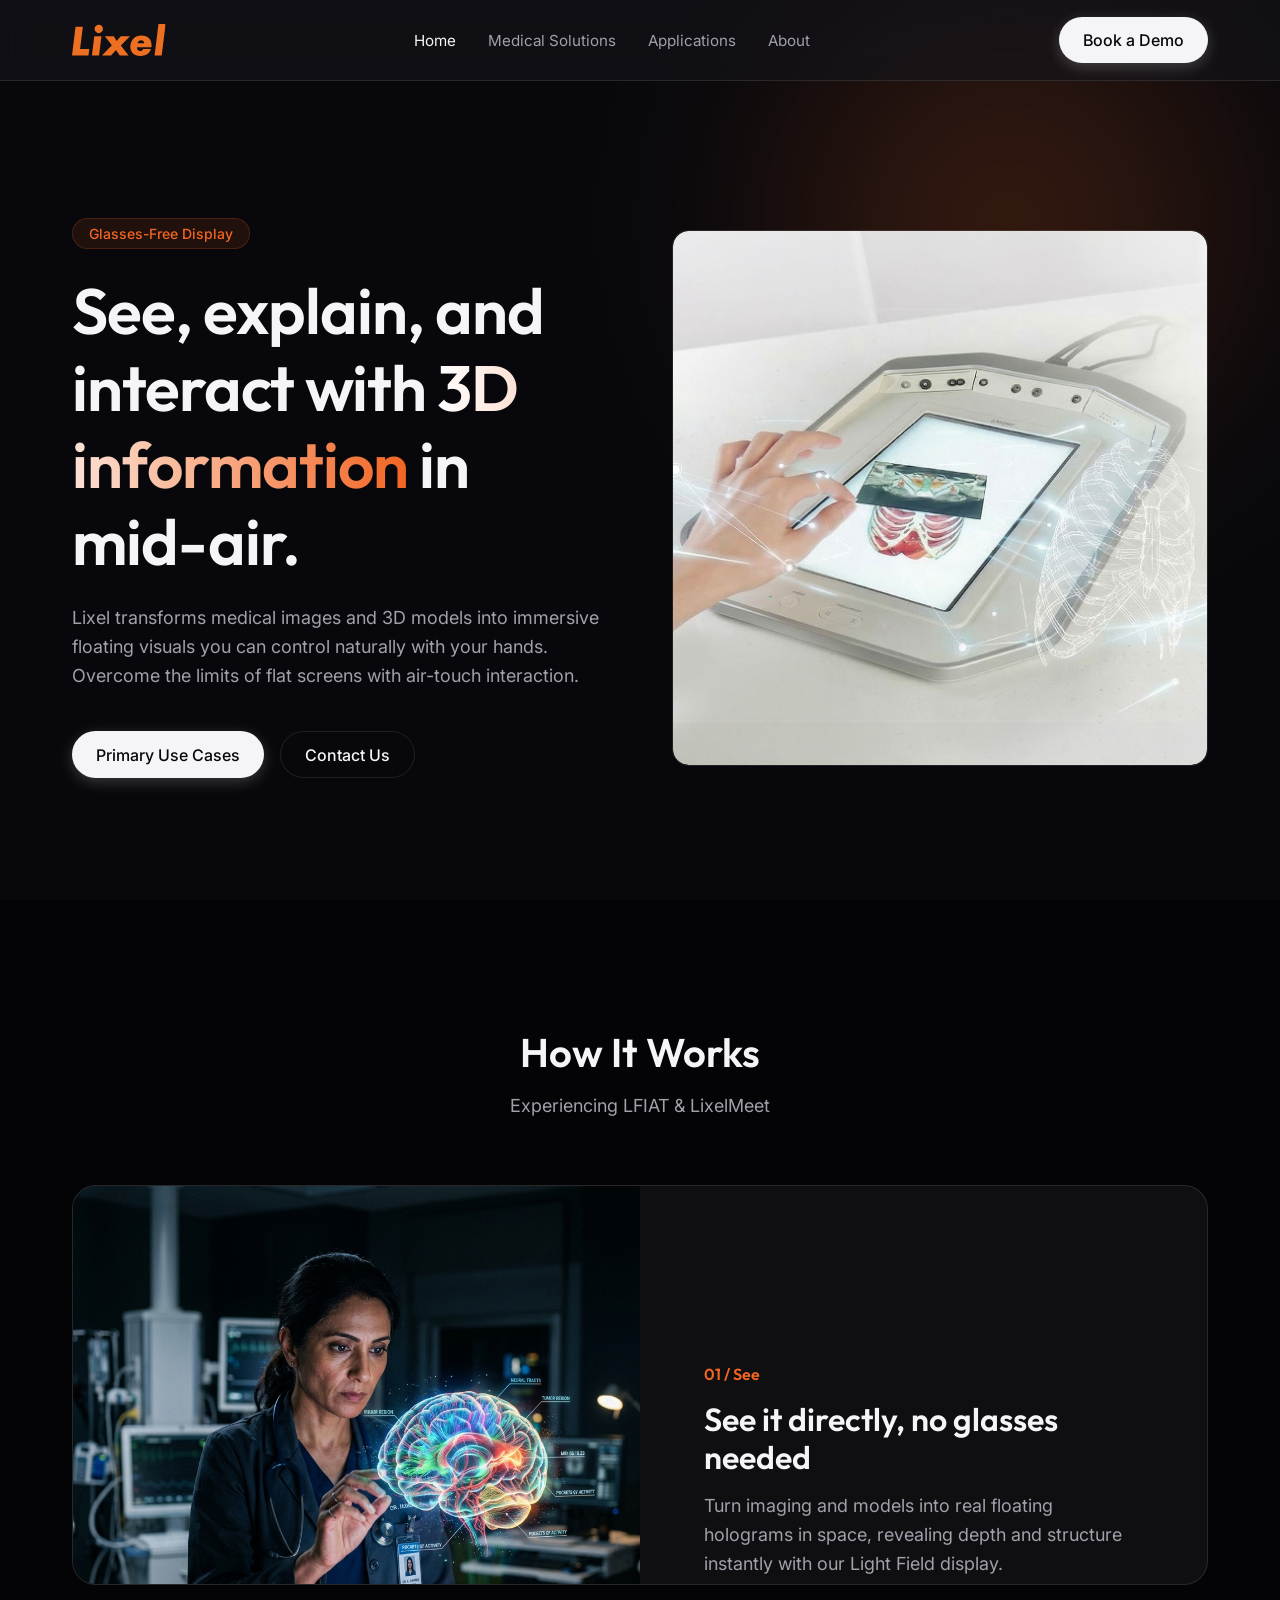
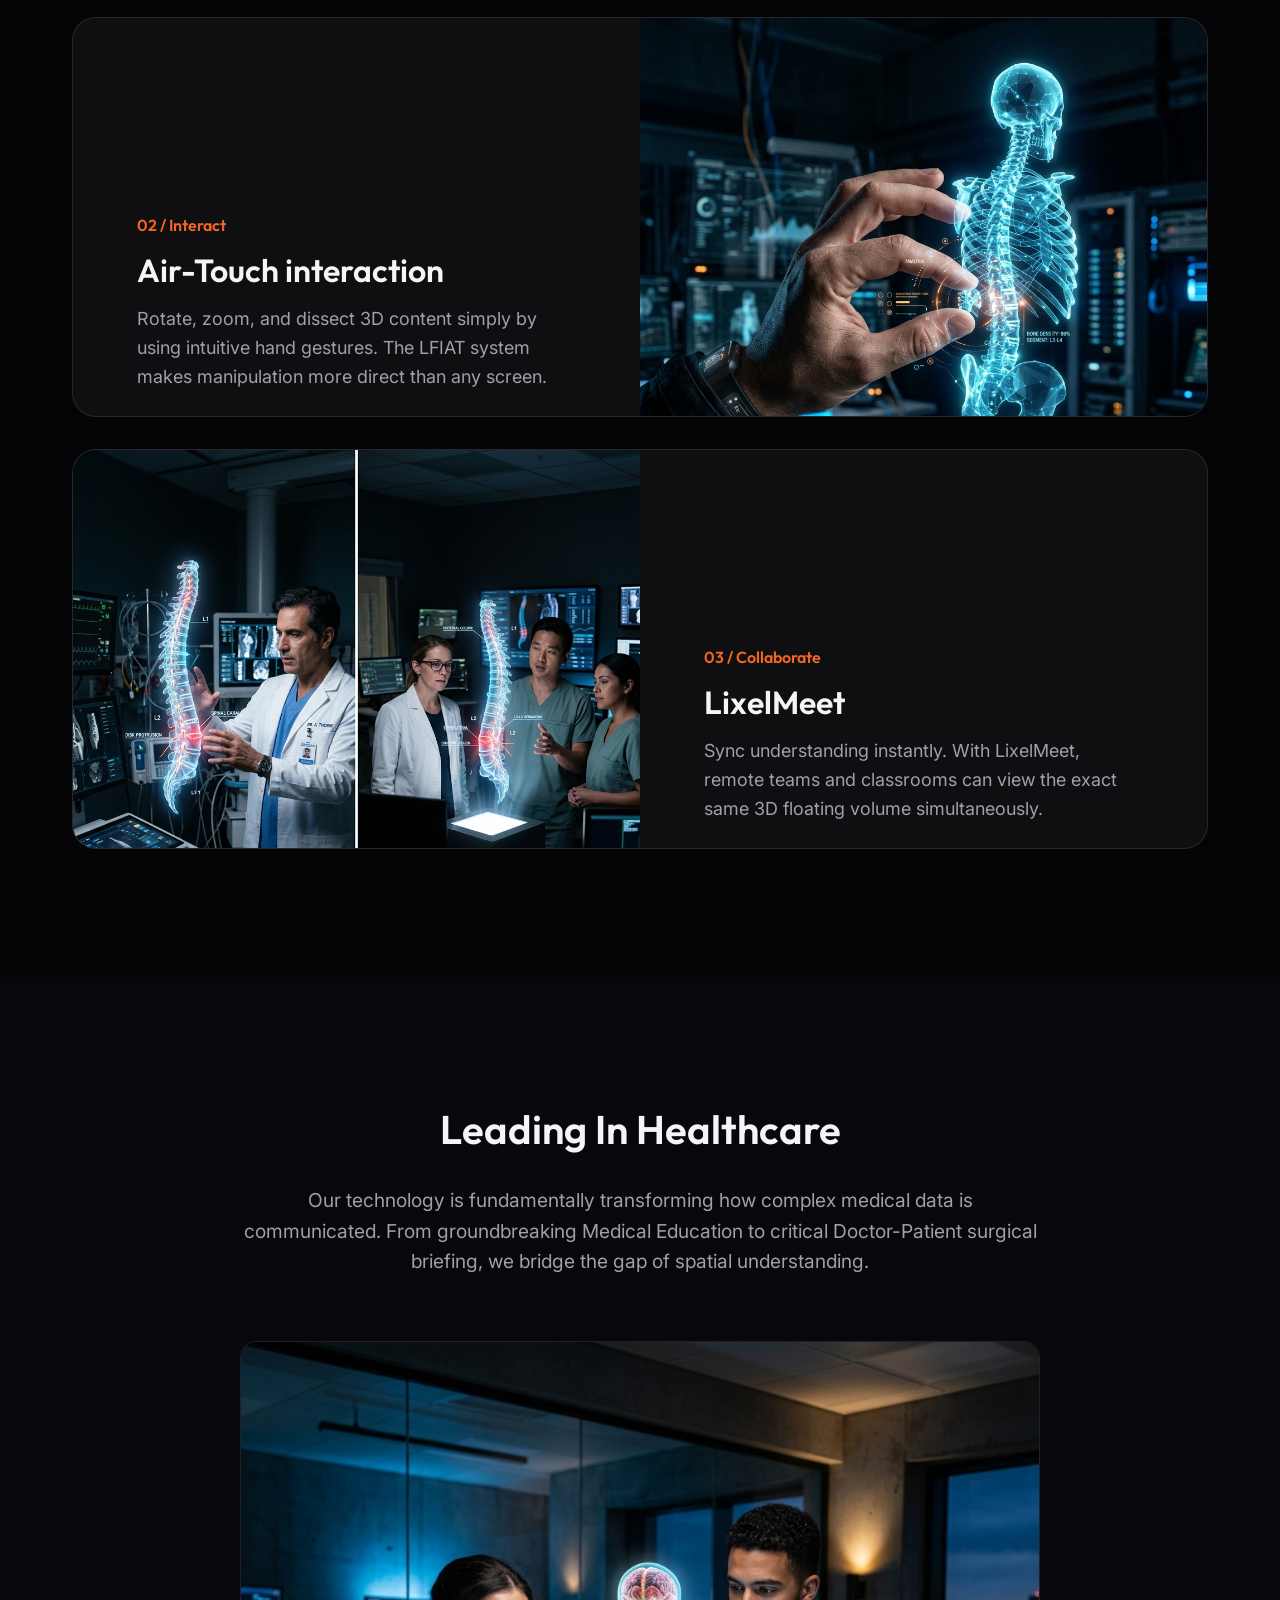
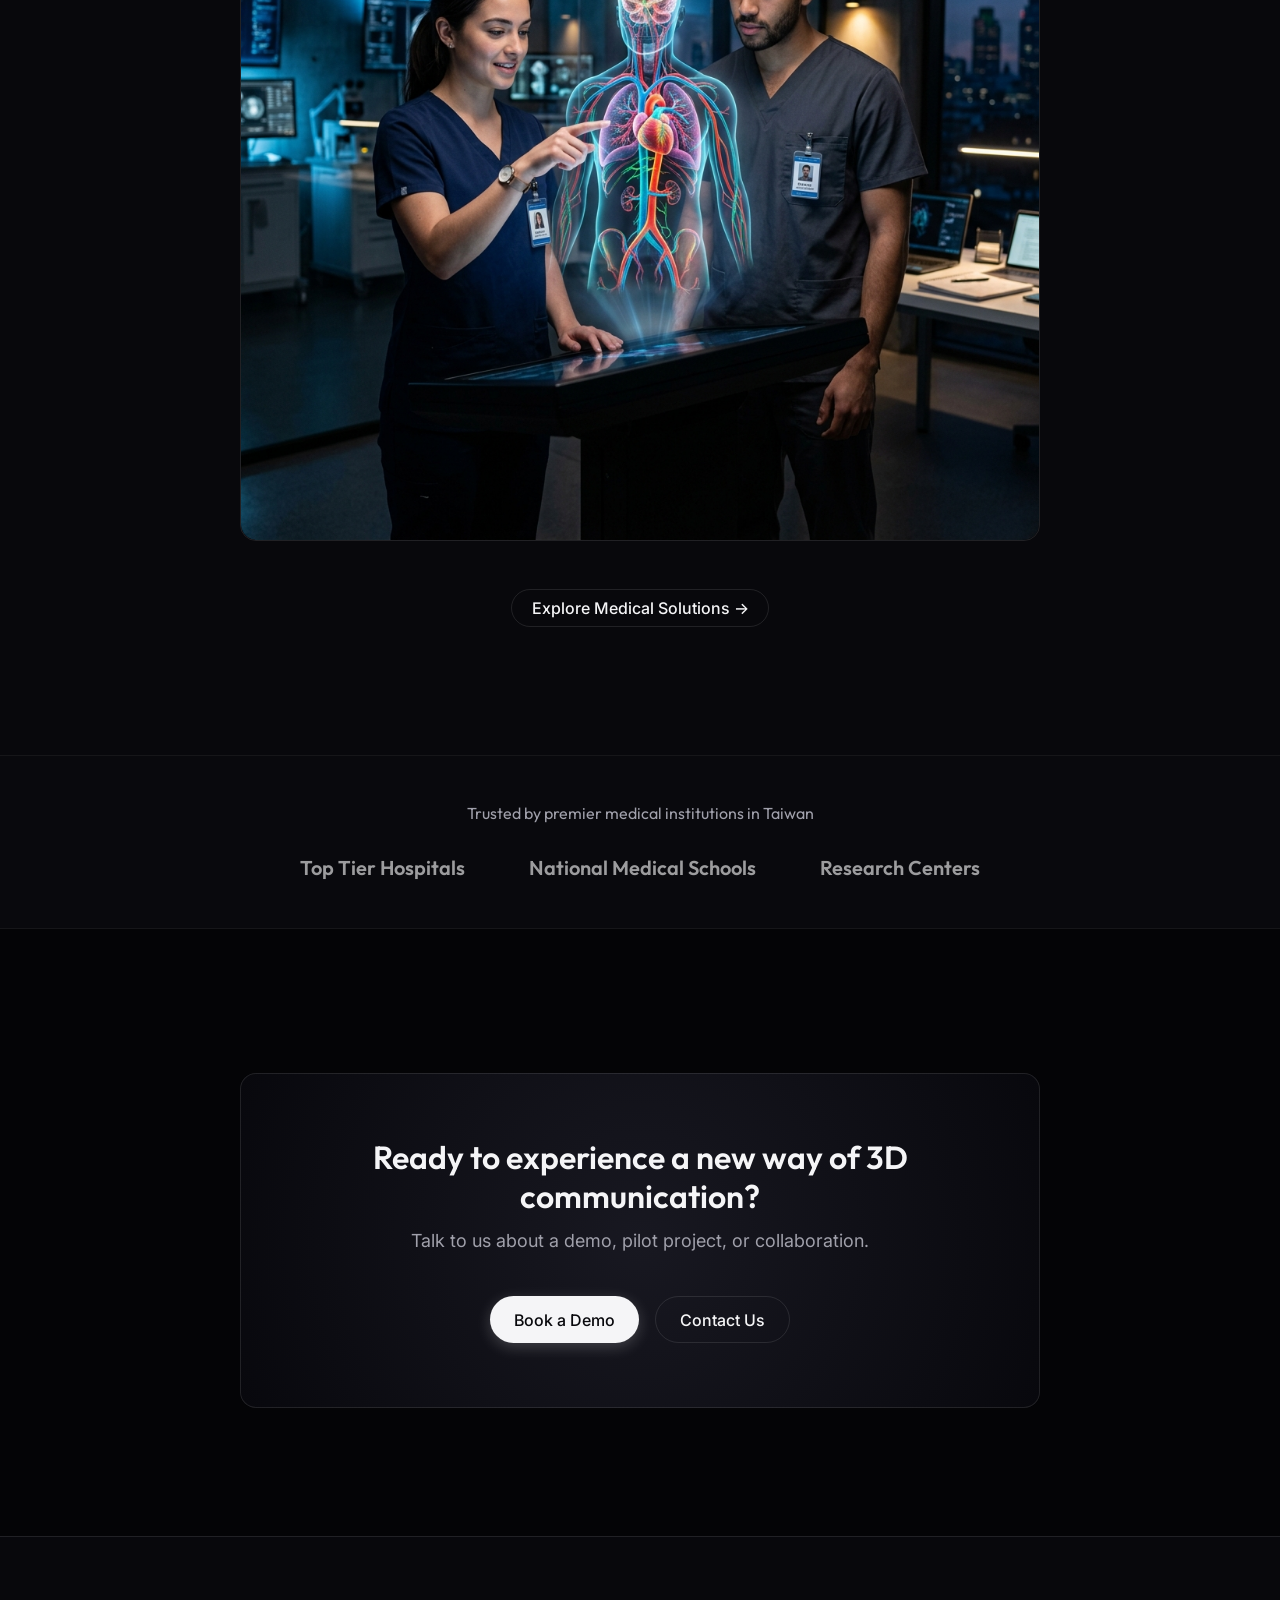
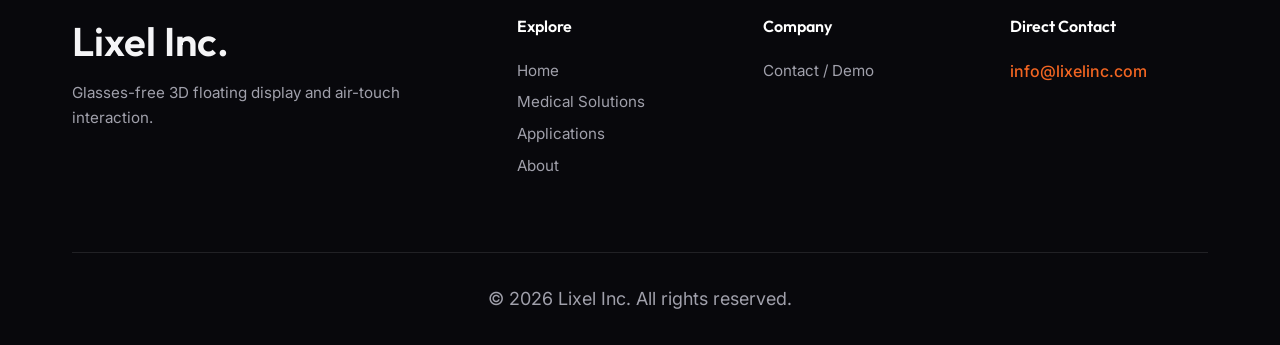
<file: index.html>
<!DOCTYPE html>
<html lang="en">
<head>
    <meta charset="UTF-8">
    <meta name="viewport" content="width=device-width, initial-scale=1.0">
    <title>Lixel - Glasses-free 3D Floating Display</title>
    <meta name="description" content="Lixel transforms medical images and 3D models into glasses-free floating visuals that users can view and control naturally with their hands.">
    <link rel="preconnect" href="https://fonts.googleapis.com">
    <link rel="preconnect" href="https://fonts.gstatic.com" crossorigin>
    <link href="https://fonts.googleapis.com/css2?family=Inter:wght@300;400;500;600&family=Outfit:wght@400;500;600;700;800&display=swap" rel="stylesheet">
    <link rel="stylesheet" href="style.css">
    <style>
        .partners-banner {
            border-top: 1px solid rgba(255,255,255,0.05);
            border-bottom: 1px solid rgba(255,255,255,0.05);
            padding: 3rem 0;
            background: rgba(10,10,15,0.5);
            text-align: center;
        }
        .logo-row {
            display: flex;
            justify-content: center;
            gap: 4rem;
            flex-wrap: wrap;
            margin-top: 2rem;
            opacity: 0.6;
        }
        .p-logo {
            font-family: var(--font-heading);
            font-size: 1.25rem;
            font-weight: 600;
            color: #fff;
        }
    </style>
</head>
<body>
    <!-- Navbar -->
    <nav class="navbar glass">
        <div class="container nav-content">
            <div class="logo"><a href="index.html"><img src="images/logo.svg" alt="Lixel Logo" class="logo-img"></a></div>
            <div class="nav-links">
                <a href="index.html" style="color: var(--text-main);">Home</a>
                <a href="medical.html">Medical Solutions</a>
                <a href="applications.html">Applications</a><a href="about.html">About</a>
            </div>
            <a href="contact.html" class="btn btn-primary">Book a Demo</a>
        </div>
    </nav>

    <!-- Hero Section -->
    <header class="hero">
        <div class="glow-bg"></div>
        <div class="container hero-content">
            <div class="hero-text fade-up">
                <div class="badge">Glasses-Free Display</div>
                <h1>See, explain, and interact with <span class="text-gradient">3D information</span> in mid-air.</h1>
                <p>Lixel transforms medical images and 3D models into immersive floating visuals you can control naturally with your hands. Overcome the limits of flat screens with air-touch interaction.</p>
                <div class="hero-ctas">
                    <a href="medical.html" class="btn btn-primary">Primary Use Cases</a>
                    <a href="contact.html" class="btn btn-secondary">Contact Us</a>
                </div>
            </div>
            <div class="hero-visual fade-up" style="animation-delay: 0.2s;">
                <div class="image-wrapper glass-border">
                    <img src="images/hero.png" alt="Lixel Holographic Display">
                </div>
            </div>
        </div>
    </header>

    <!-- Onboarding / Guide Section -->
    <section class="onboarding" id="onboarding">
        <div class="container">
            <div class="section-header text-center fade-up">
                <h2>How It Works</h2>
                <p>Experiencing LFIAT & LixelMeet</p>
            </div>
            
            <div class="onboarding-cards">
                <!-- Step 1 -->
                <div class="card reveal">
                    <div class="card-visual">
                        <img src="images/see.png" alt="See it directly">
                    </div>
                    <div class="card-content">
                        <div class="step-num">01 / See</div>
                        <h3>See it directly, no glasses needed</h3>
                        <p>Turn imaging and models into real floating holograms in space, revealing depth and structure instantly with our Light Field display.</p>
                    </div>
                </div>

                <!-- Step 2 -->
                <div class="card reveal">
                    <div class="card-visual">
                        <img src="images/interact.png" alt="Interact naturally">
                    </div>
                    <div class="card-content">
                        <div class="step-num">02 / Interact</div>
                        <h3>Air-Touch interaction</h3>
                        <p>Rotate, zoom, and dissect 3D content simply by using intuitive hand gestures. The LFIAT system makes manipulation more direct than any screen.</p>
                    </div>
                </div>

                <!-- Step 3 -->
                <div class="card reveal">
                    <div class="card-visual">
                        <img src="images/collaborate.png" alt="Share and collaborate">
                    </div>
                    <div class="card-content">
                        <div class="step-num">03 / Collaborate</div>
                        <h3>LixelMeet</h3>
                        <p>Sync understanding instantly. With LixelMeet, remote teams and classrooms can view the exact same 3D floating volume simultaneously.</p>
                    </div>
                </div>
            </div>
        </div>
    </section>

    <!-- Primary Solution Summary -->
    <section style="padding: 8rem 0; background: #08080c;">
        <div class="container text-center fade-up">
            <h2 style="margin-bottom: 2rem;">Leading In Healthcare</h2>
            <p style="max-width: 800px; margin: 0 auto 4rem; font-size:1.2rem;">Our technology is fundamentally transforming how complex medical data is communicated. From groundbreaking Medical Education to critical Doctor-Patient surgical briefing, we bridge the gap of spatial understanding.</p>
            
            <div class="image-wrapper glass-border" style="max-width:800px; margin: 0 auto 3rem;">
                <img src="images/edu_card.png" alt="Medical Education">
            </div>
            <a href="medical.html" class="btn btn-outline">Explore Medical Solutions &rarr;</a>
        </div>
    </section>

    <!-- Trust Section -->
    <section class="partners-banner fade-up">
        <div class="container">
            <h4 style="color:var(--text-muted); font-weight:400;">Trusted by premier medical institutions in Taiwan</h4>
            <div class="logo-row">
                <div class="p-logo">Top Tier Hospitals</div>
                <div class="p-logo">National Medical Schools</div>
                <div class="p-logo">Research Centers</div>
            </div>
        </div>
    </section>

    <!-- CTA Section -->
    <section class="cta-section text-center" style="padding-top:6rem;">
        <div class="container fade-up">
            <div class="cta-box glass-panel mt-0" style="background: radial-gradient(circle at center, rgba(30,30,40,0.8) 0%, rgba(10,10,15,0.8) 100%);">
                <h3>Ready to experience a new way of 3D communication?</h3>
                <p>Talk to us about a demo, pilot project, or collaboration.</p>
                <div class="hero-ctas justify-center">
                    <a href="contact.html" class="btn btn-primary">Book a Demo</a>
                    <a href="contact.html" class="btn btn-secondary">Contact Us</a>
                </div>
            </div>
        </div>
    </section>

    <!-- Footer -->
    <footer>
        <div class="container">
            <div class="footer-grid" style="grid-template-columns: 2fr 1fr 1fr 1fr;">
                <div class="footer-brand">
                    <h2>Lixel Inc.</h2>
                    <p>Glasses-free 3D floating display and air-touch interaction.</p>
                </div>
                <div class="footer-links">
                    <h4>Explore</h4>
                    <a href="index.html">Home</a>
                    <a href="medical.html">Medical Solutions</a>
                    <a href="applications.html">Applications</a><a href="about.html">About</a>
                </div>
                <div class="footer-links">
                    <h4>Company</h4>
                    <a href="contact.html">Contact / Demo</a>
                </div>
                <div class="footer-contact">
                    <h4>Direct Contact</h4>
                    <a href="mailto:info@lixelinc.com" class="email-link">info@lixelinc.com</a>
                </div>
            </div>
            <div class="footer-bottom">
                <p>&copy; 2026 Lixel Inc. All rights reserved.</p>
            </div>
        </div>
    </footer>
    <script src="script.js"></script>
</body>
</html>
</file>
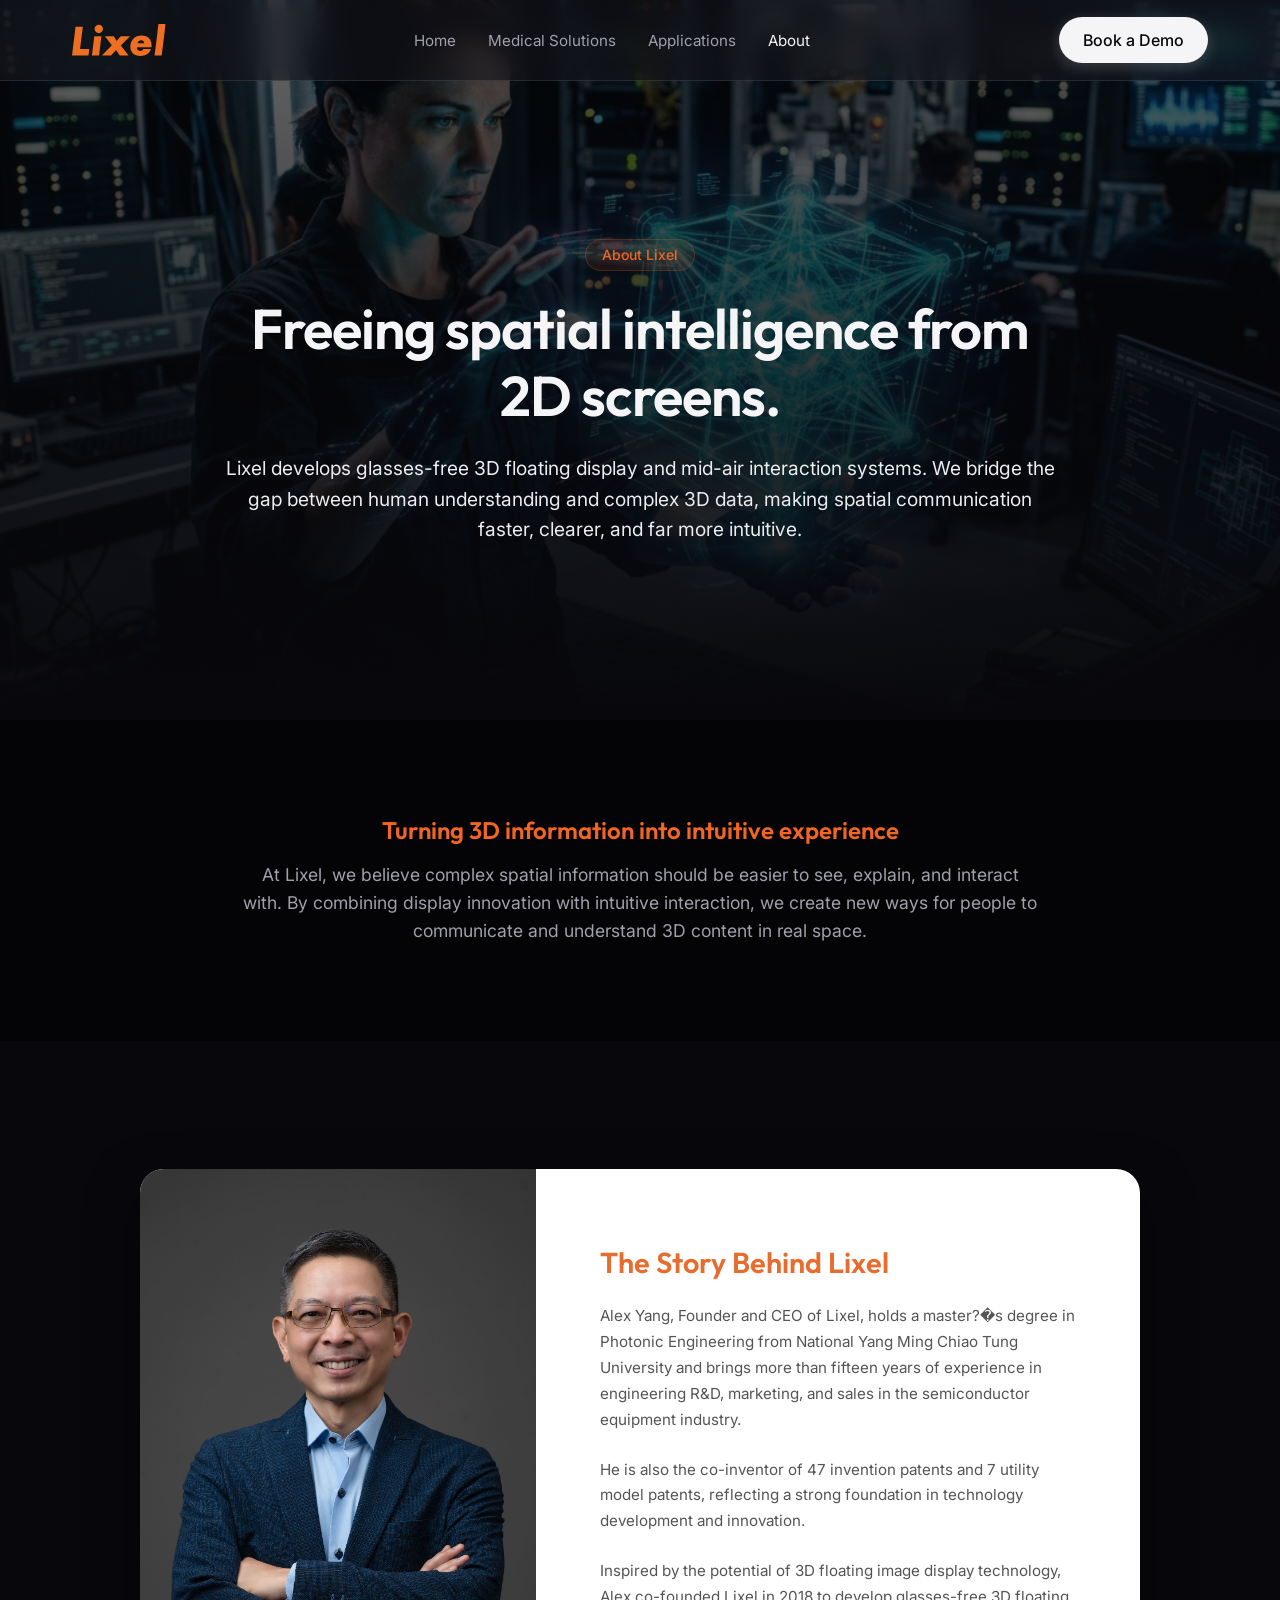
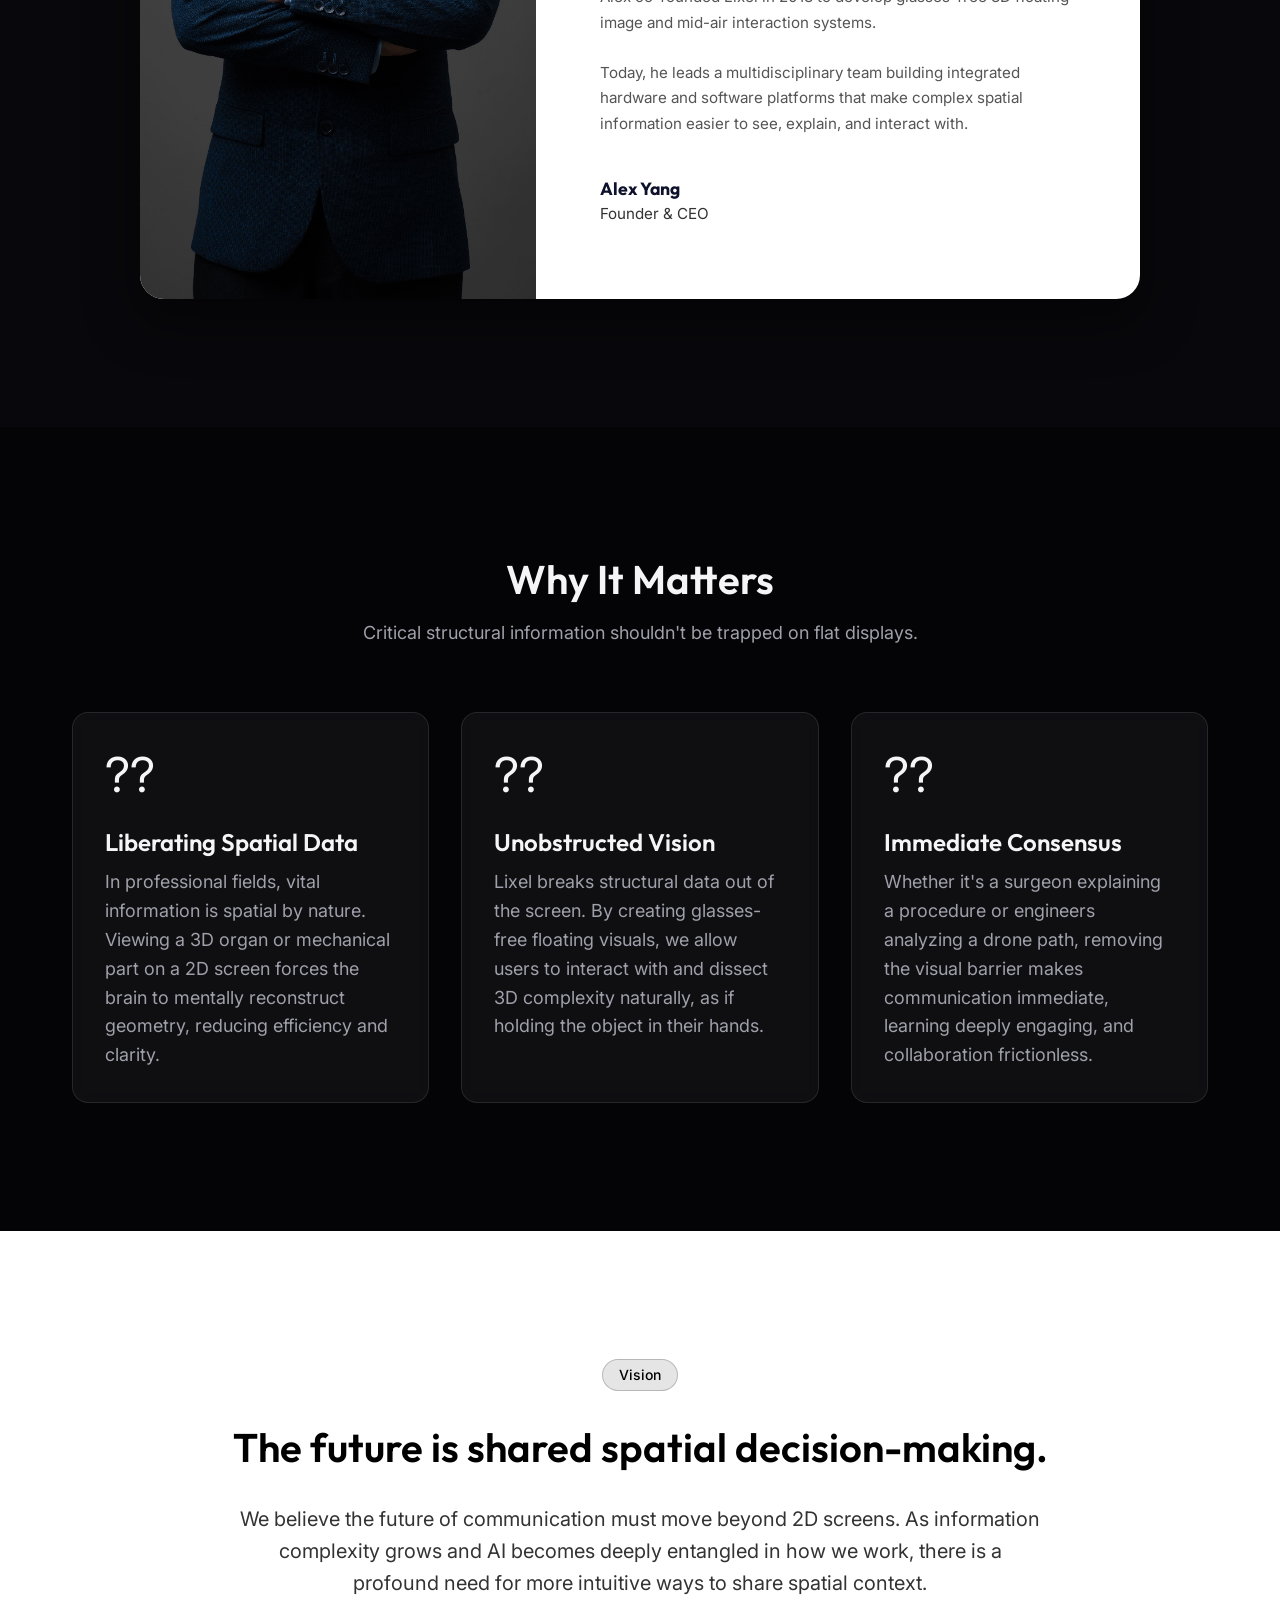
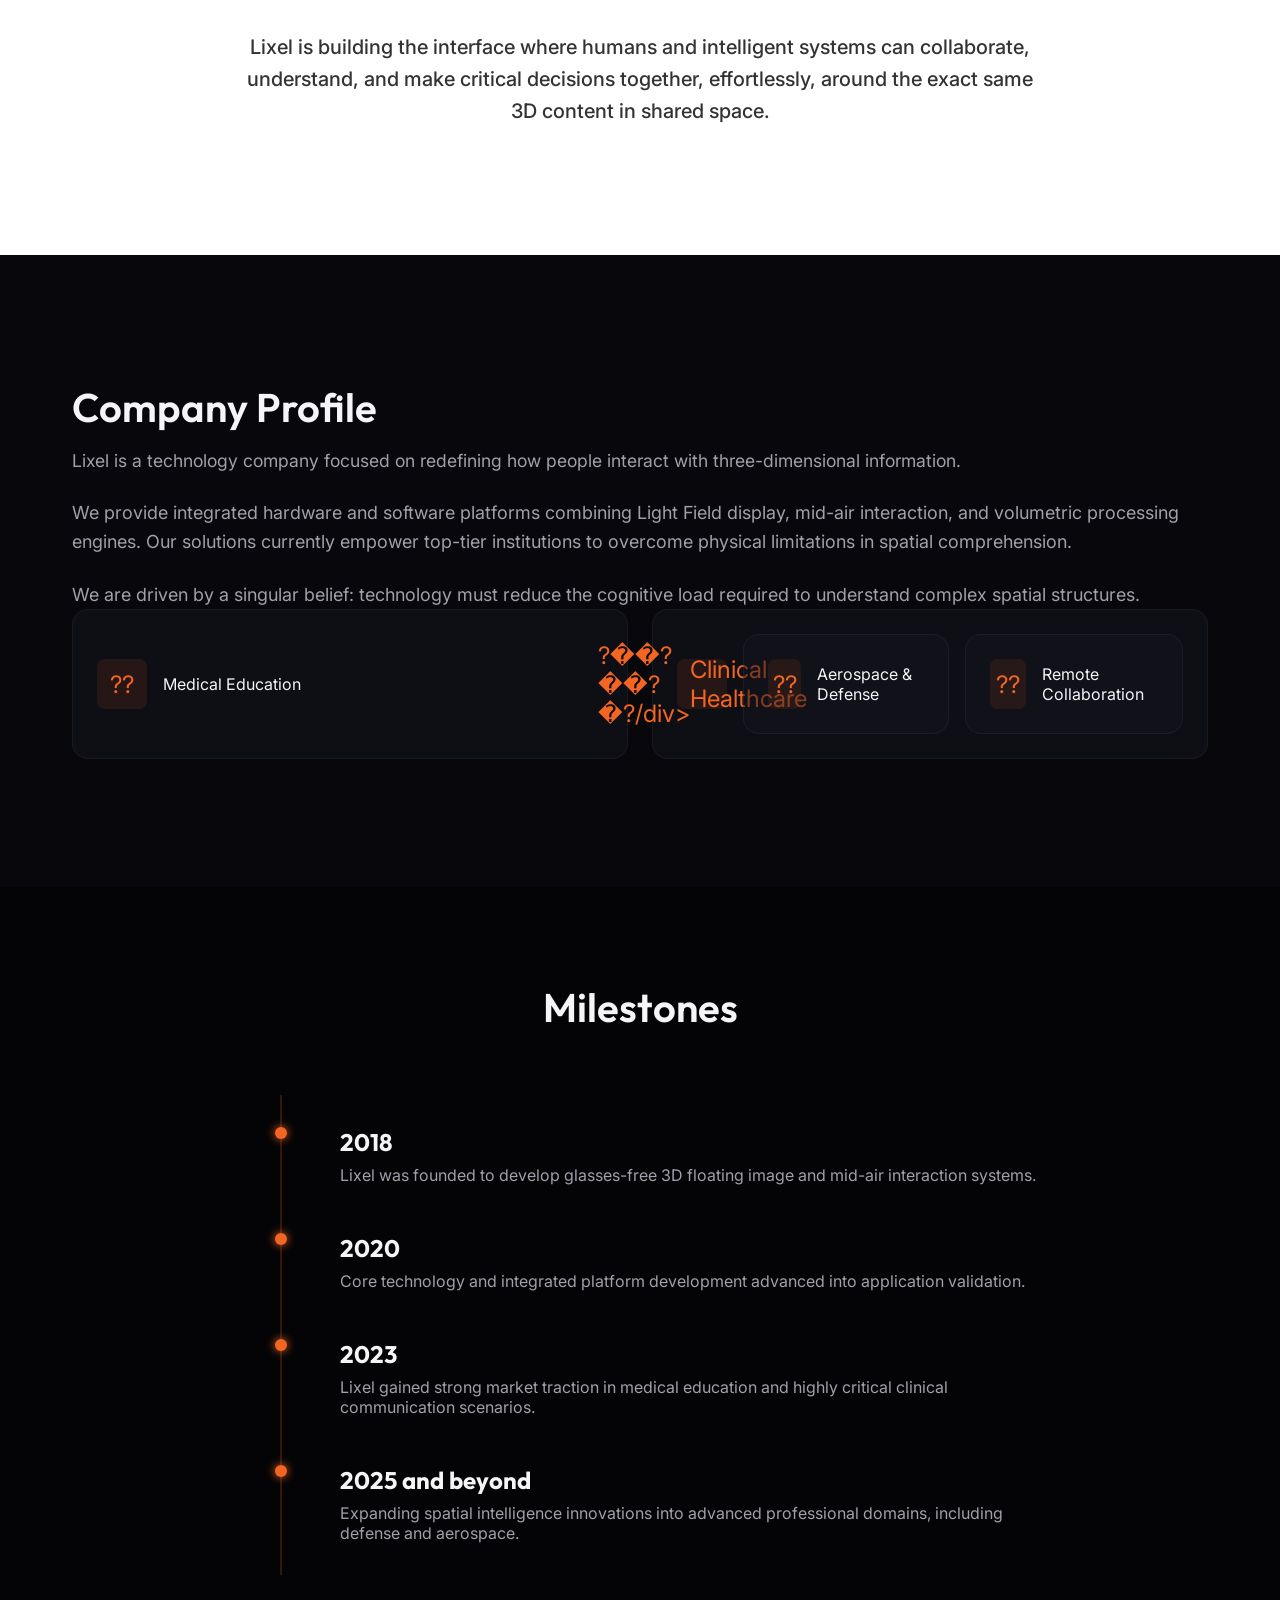
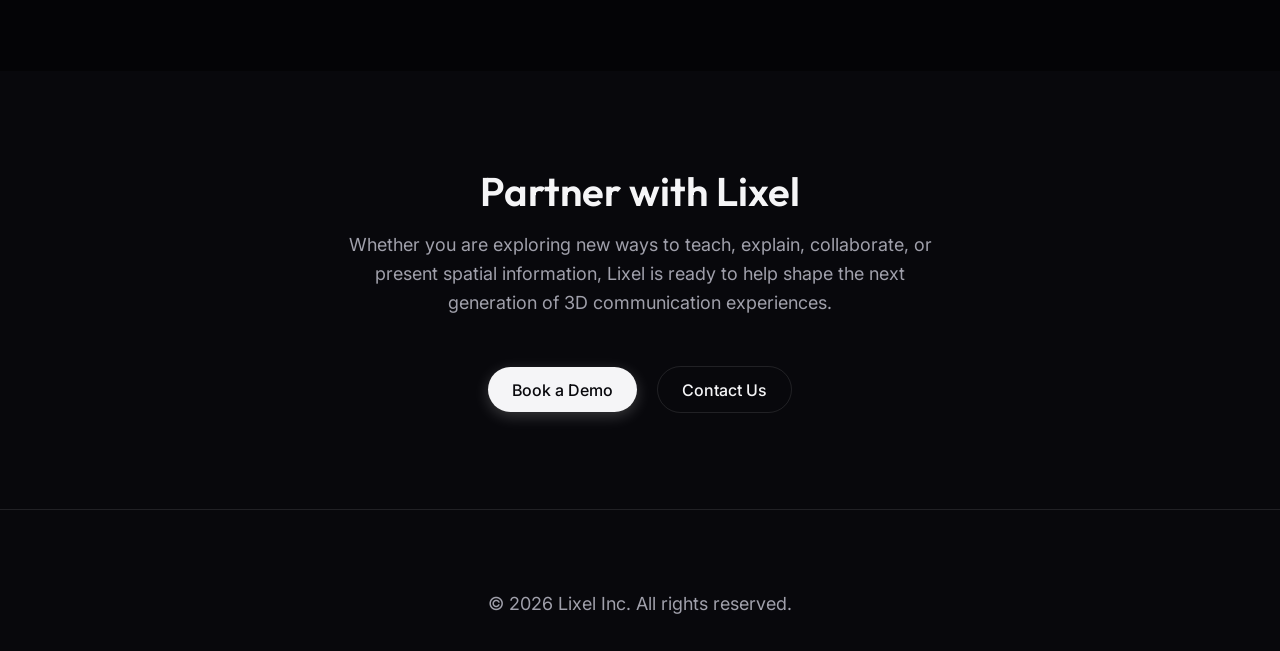
<file: about.html>
<!DOCTYPE html>
<html lang="en">
<head>
    <meta charset="UTF-8">
    <meta name="viewport" content="width=device-width, initial-scale=1.0">
    <title>About Us - Lixel</title>
    <link rel="preconnect" href="https://fonts.googleapis.com">
    <link rel="preconnect" href="https://fonts.gstatic.com" crossorigin>
    <link href="https://fonts.googleapis.com/css2?family=Inter:wght@300;400;500;600&family=Outfit:wght@400;500;600;700;800&display=swap" rel="stylesheet">
    <link rel="stylesheet" href="style.css">
    <style>
        .about-hero {
            position: relative;
            padding: 12rem 0 8rem;
            min-height: 80vh;
            display: flex;
            align-items: center;
            justify-content: center;
            text-align: center;
            background: linear-gradient(to bottom, rgba(4,4,6,0.6) 0%, #08080c 100%), 
                        url('images/about_hero.png') no-repeat center center / cover;
        }

        /* CEO Card Specific Styles */
        .ceo-section {
            padding: 8rem 0;
            background: #08080c;
        }
        .ceo-card {
            display: flex;
            background: #fff;
            border-radius: 1.5rem;
            overflow: hidden;
            color: #333;
            max-width: 1000px;
            margin: 0 auto;
            box-shadow: 0 20px 50px rgba(0,0,0,0.5);
        }
        .ceo-img-wrapper {
            flex: 1;
            min-height: 100%;
            background: #333;
            position: relative;
            overflow: hidden;
        }
        .ceo-img-wrapper img {
            width: 100%;
            height: 100%;
            object-fit: cover;
            display: block;
            transition: filter 0.3s ease;
        }
        .ceo-img-wrapper:hover img {
            filter: blur(4px) brightness(0.6);
        }
        .ceo-hover-overlay {
            position: absolute;
            top: 0;
            left: 0;
            width: 100%;
            height: 100%;
            background: rgba(8, 8, 12, 0.7);
            color: #fff;
            padding: 3rem;
            display: flex;
            flex-direction: column;
            justify-content: center;
            opacity: 0;
            transition: opacity 0.3s ease;
        }
        .ceo-img-wrapper:hover .ceo-hover-overlay {
            opacity: 1;
        }
        .ceo-hover-overlay ul {
            list-style: none;
            padding: 0;
            margin: 0;
        }
        .ceo-hover-overlay li {
            margin-bottom: 1.2rem;
            font-size: 1.1rem;
            line-height: 1.5;
            position: relative;
            padding-left: 1.5rem;
        }
        .ceo-hover-overlay li::before {
            content: '??;
            color: #e86c2e;
            position: absolute;
            left: 0;
        }
        .ceo-text-wrapper {
            flex: 1.2;
            padding: 4rem;
            display: flex;
            flex-direction: column;
            justify-content: center;
            text-align: left;
        }
        .ceo-text-wrapper h3 {
            color: #e86c2e; /* Orange emphasis */
            font-size: 1.8rem;
            margin-bottom: 1.5rem;
            font-family: var(--font-heading);
            font-weight: 600;
        }
        .ceo-text-wrapper p {
            color: #555;
            font-size: 0.95rem;
            line-height: 1.7;
            margin-bottom: 1.5rem;
        }
        .ceo-title {
            margin-top: 1rem;
        }
        .ceo-title strong {
            color: #0d112b;
            font-size: 1.1rem;
            display: block;
            margin-bottom: 0.2rem;
            font-family: var(--font-heading);
        }
        .ceo-title span {
            color: #333;
            font-size: 0.95rem;
        }

        .vision-block {
            background: #fff;
            color: #000;
            padding: 8rem 0;
            text-align: center;
        }
        .vision-block h2 {
            color: #000;
            font-size: 2.5rem;
        }
        .vision-block p {
            color: #333;
            font-size: 1.25rem;
            max-width: 800px;
            margin: 0 auto;
        }

        @media (max-width: 900px) {
            .ceo-card {
                flex-direction: column;
            }
            .ceo-text-wrapper {
                padding: 2.5rem;
            }
        }
    </style>
</head>
<body>
    <nav class="navbar glass">
        <div class="container nav-content">
            <div class="logo"><a href="index.html"><img src="images/logo.svg" alt="Lixel Logo" class="logo-img"></a></div>
            <div class="nav-links">
                <a href="index.html">Home</a>
                <a href="medical.html">Medical Solutions</a>
                <a href="applications.html">Applications</a>
                <a href="about.html" style="color: var(--text-main);">About</a>
            </div>
            <a href="contact.html" class="btn btn-primary">Book a Demo</a>
        </div>
    </nav>

    <!-- 1. Hero -->
    <header class="about-hero">
        <div class="container fade-up" style="max-width: 900px; position: relative; z-index: 2;">
            <div class="badge">About Lixel</div>
            <h1 style="font-size: 3.5rem;">Freeing spatial intelligence from 2D screens.</h1>
            <p style="font-size: 1.2rem; color: #ececf0;">Lixel develops glasses-free 3D floating display and mid-air interaction systems. We bridge the gap between human understanding and complex 3D data, making spatial communication faster, clearer, and far more intuitive.</p>
        </div>
    </header>

    <!-- 2. Company intro -->
    <section style="padding: 6rem 0; text-align: center; background: #040406;">
        <div class="container fade-up">
            <h3 style="color: var(--accent); margin-bottom: 1rem;">Turning 3D information into intuitive experience</h3>
            <p style="max-width: 800px; margin: 0 auto; font-size: 1.1rem; color: var(--text-muted);">At Lixel, we believe complex spatial information should be easier to see, explain, and interact with. By combining display innovation with intuitive interaction, we create new ways for people to communicate and understand 3D content in real space.</p>
        </div>
    </section>

    <!-- 3. CEO section -->
    <section class="ceo-section">
        <div class="container fade-up">
            <div class="ceo-card">
                <div class="ceo-img-wrapper">
                    <img src="images/ceo.png" alt="Alex Yang, Founder & CEO">
                    <div class="ceo-hover-overlay">
                        <ul>
                            <li>M.S. in Photonics, National Yang Ming Chiao Tung University</li>
                            <li>15 years of experience in the semiconductor equipment industry</li>
                            <li>Founder & CEO of Lixel Inc.</li>
                            <li>Founder of Cheray Co., Ltd.</li>
                        </ul>
                    </div>
                </div>
                <div class="ceo-text-wrapper">
                    <h3>The Story Behind Lixel</h3>
                    <p>Alex Yang, Founder and CEO of Lixel, holds a master?�s degree in Photonic Engineering from National Yang Ming Chiao Tung University and brings more than fifteen years of experience in engineering R&D, marketing, and sales in the semiconductor equipment industry.</p>
                    <p>He is also the co-inventor of 47 invention patents and 7 utility model patents, reflecting a strong foundation in technology development and innovation.</p>
                    <p>Inspired by the potential of 3D floating image display technology, Alex co-founded Lixel in 2018 to develop glasses-free 3D floating image and mid-air interaction systems.</p>
                    <p>Today, he leads a multidisciplinary team building integrated hardware and software platforms that make complex spatial information easier to see, explain, and interact with.</p>
                    <div class="ceo-title">
                        <strong>Alex Yang</strong>
                        <span>Founder & CEO</span>
                    </div>
                </div>
            </div>
        </div>
    </section>

    <!-- 4. Why It Matters -->
    <section style="padding: 8rem 0; background: #040406;">
        <div class="container">
            <div class="section-header text-center fade-up" style="max-width: 800px; margin: 0 auto 4rem;">
                <h2>Why It Matters</h2>
                <p>Critical structural information shouldn't be trapped on flat displays.</p>
            </div>
            <div class="values-grid">
                <div class="value-item glass-panel fade-up">
                    <div class="icon-box">??</div>
                    <h3>Liberating Spatial Data</h3>
                    <p>In professional fields, vital information is spatial by nature. Viewing a 3D organ or mechanical part on a 2D screen forces the brain to mentally reconstruct geometry, reducing efficiency and clarity.</p>
                </div>
                <div class="value-item glass-panel fade-up" style="animation-delay: 0.1s;">
                    <div class="icon-box">??</div>
                    <h3>Unobstructed Vision</h3>
                    <p>Lixel breaks structural data out of the screen. By creating glasses-free floating visuals, we allow users to interact with and dissect 3D complexity naturally, as if holding the object in their hands.</p>
                </div>
                <div class="value-item glass-panel fade-up" style="animation-delay: 0.2s;">
                    <div class="icon-box">??</div>
                    <h3>Immediate Consensus</h3>
                    <p>Whether it's a surgeon explaining a procedure or engineers analyzing a drone path, removing the visual barrier makes communication immediate, learning deeply engaging, and collaboration frictionless.</p>
                </div>
            </div>
        </div>
    </section>

    <!-- 5. Vision -->
    <section class="vision-block">
        <div class="container fade-up">
            <div class="badge" style="background: rgba(0,0,0,0.1); border-color: rgba(0,0,0,0.2); color: #000; margin-bottom: 2rem;">Vision</div>
            <h2 style="margin-bottom: 2rem;">The future is shared spatial decision-making.</h2>
            <p>We believe the future of communication must move beyond 2D screens. As information complexity grows and AI becomes deeply entangled in how we work, there is a profound need for more intuitive ways to share spatial context.</p>
            <p style="margin-top: 2rem; font-weight: 500;">Lixel is building the interface where humans and intelligent systems can collaborate, understand, and make critical decisions together, effortlessly, around the exact same 3D content in shared space.</p>
        </div>
    </section>

    <!-- 6. Company Profile -->
    <section style="padding: 8rem 0; background: #08080c;">
        <div class="container">
            <div class="split-grid" style="align-items: center;">
                <div class="split-content fade-up">
                    <h2>Company Profile</h2>
                    <p style="margin-bottom: 1.5rem; font-size: 1.1rem;">Lixel is a technology company focused on redefining how people interact with three-dimensional information.</p>
                    <p style="margin-bottom: 1.5rem;">We provide integrated hardware and software platforms combining Light Field display, mid-air interaction, and volumetric processing engines. Our solutions currently empower top-tier institutions to overcome physical limitations in spatial comprehension.</p>
                    <p>We are driven by a singular belief: technology must reduce the cognitive load required to understand complex spatial structures.</p>
                </div>
                <div class="profile-grid fade-up" style="animation-delay: 0.2s;">
                    <div class="profile-card">
                        <div class="profile-card-icon">??</div>
                        <div>Medical Education</div>
                    </div>
                    <div class="profile-card">
                        <div class="profile-card-icon">?��?��?�?/div>
                        <div>Clinical Healthcare</div>
                    </div>
                    <div class="profile-card">
                        <div class="profile-card-icon">??</div>
                        <div>Aerospace & Defense</div>
                    </div>
                    <div class="profile-card">
                        <div class="profile-card-icon">??</div>
                        <div>Remote Collaboration</div>
                    </div>
                </div>
            </div>
        </div>
    </section>

    <!-- 7. Milestones -->
    <section style="padding: 6rem 0; background: #040406;">
        <div class="container fade-up">
            <h2 class="text-center mb-5">Milestones</h2>
            <div class="timeline">
                <div class="timeline-item">
                    <div class="timeline-dot"></div>
                    <div class="timeline-year">2018</div>
                    <div class="timeline-content">Lixel was founded to develop glasses-free 3D floating image and mid-air interaction systems.</div>
                </div>
                <div class="timeline-item">
                    <div class="timeline-dot"></div>
                    <div class="timeline-year">2020</div>
                    <div class="timeline-content">Core technology and integrated platform development advanced into application validation.</div>
                </div>
                <div class="timeline-item">
                    <div class="timeline-dot"></div>
                    <div class="timeline-year">2023</div>
                    <div class="timeline-content">Lixel gained strong market traction in medical education and highly critical clinical communication scenarios.</div>
                </div>
                <div class="timeline-item">
                    <div class="timeline-dot"></div>
                    <div class="timeline-year">2025 and beyond</div>
                    <div class="timeline-content">Expanding spatial intelligence innovations into advanced professional domains, including defense and aerospace.</div>
                </div>
            </div>
        </div>
    </section>

    <!-- 8. CTA -->
    <section class="vision-section" style="padding: 6rem 0;">
        <div class="horizon-glow"></div>
        <div class="container text-center fade-up" style="position:relative; z-index:2;">
            <h2>Partner with Lixel</h2>
            <p style="max-width: 600px; margin: 0 auto;">Whether you are exploring new ways to teach, explain, collaborate, or present spatial information, Lixel is ready to help shape the next generation of 3D communication experiences.</p>
            <div style="margin-top: 3rem;">
                <a href="contact.html" class="btn btn-primary" style="margin-right: 1rem;">Book a Demo</a>
                <a href="contact.html" class="btn btn-secondary">Contact Us</a>
            </div>
        </div>
    </section>

    <footer>
        <div class="container text-center">
            <p>&copy; 2026 Lixel Inc. All rights reserved.</p>
        </div>
    </footer>
    <script src="script.js"></script>
</body>
</html>
</file>
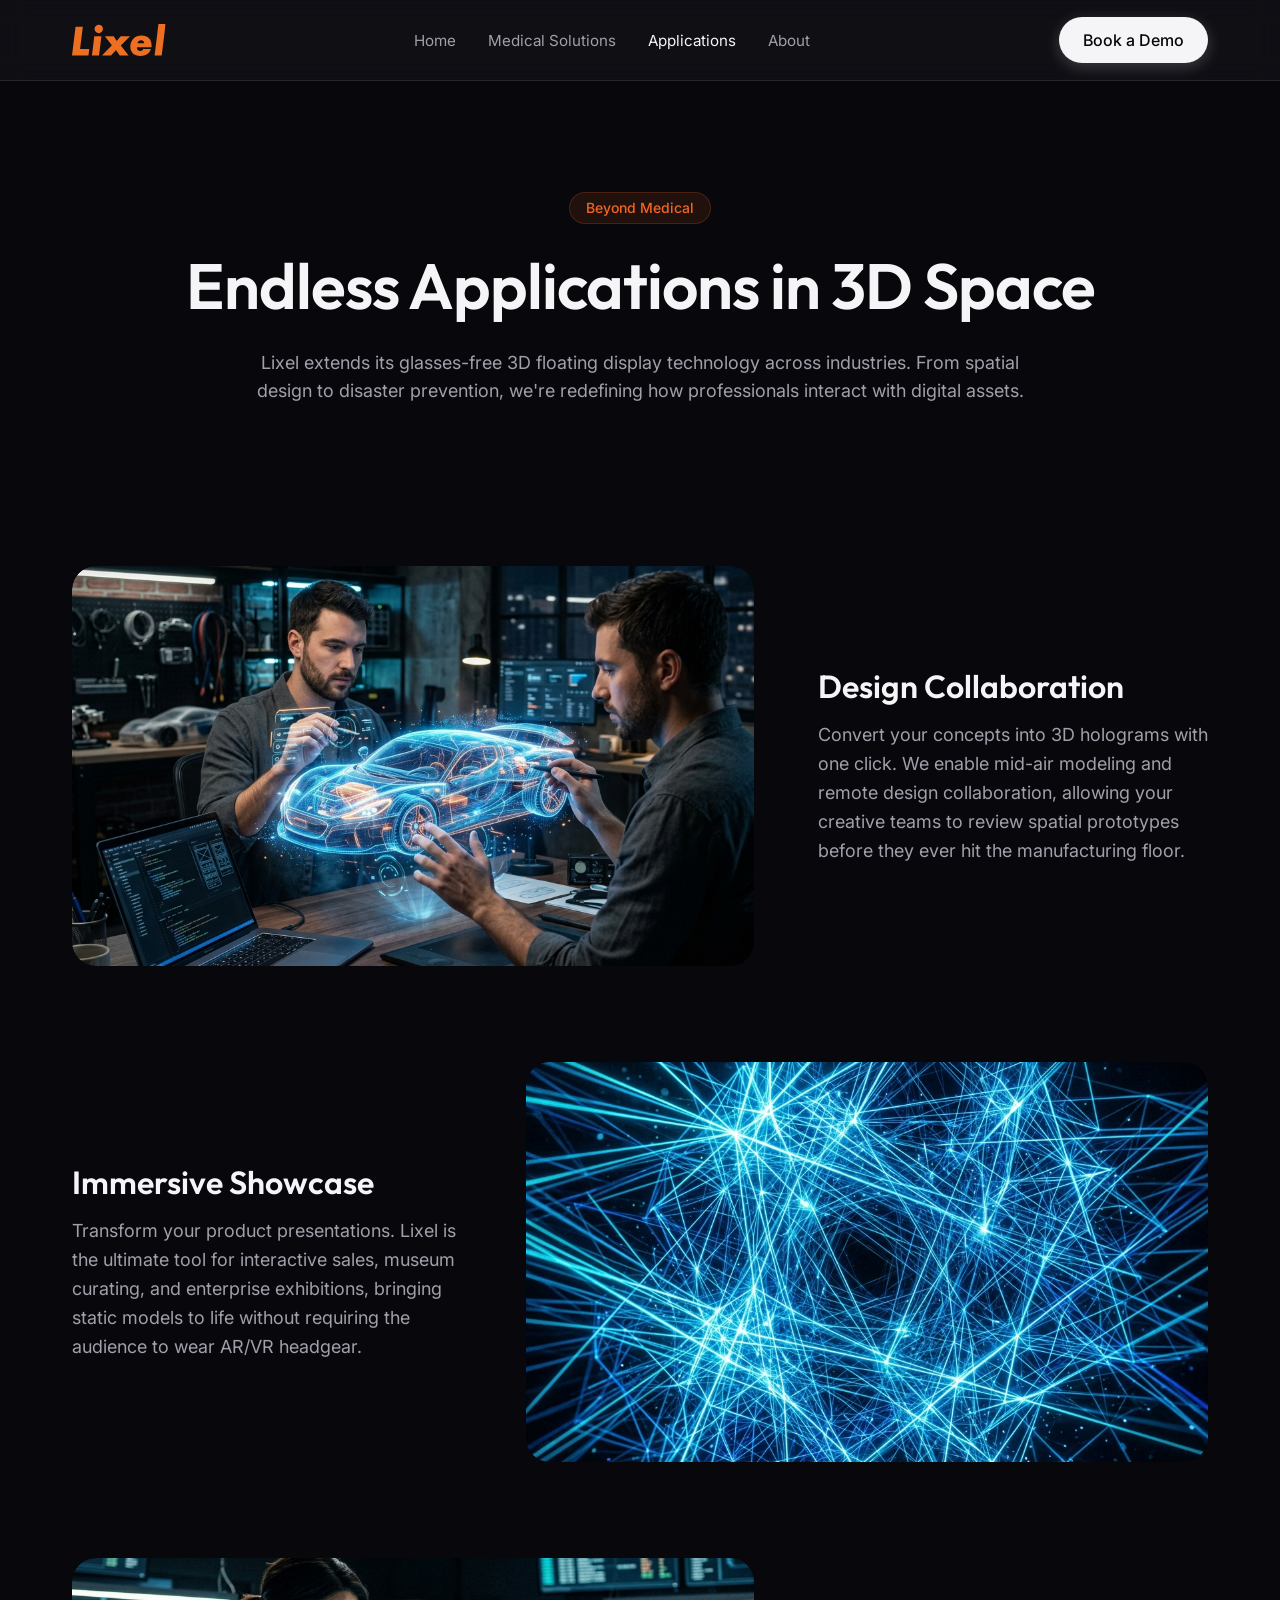
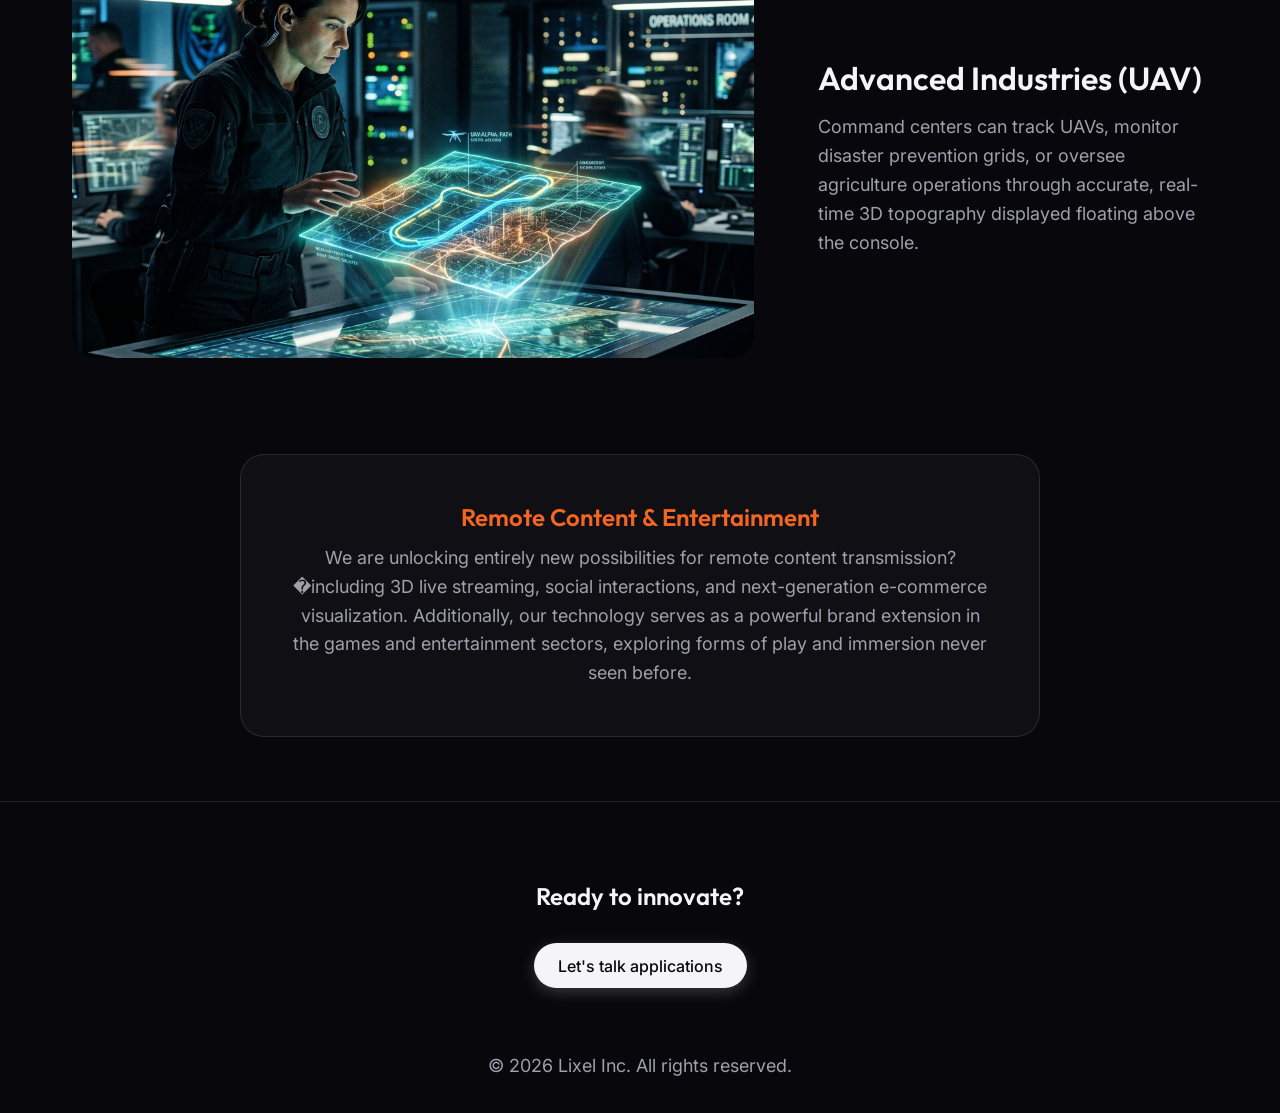
<file: applications.html>
<!DOCTYPE html>
<html lang="en">
<head>
    <meta charset="UTF-8">
    <meta name="viewport" content="width=device-width, initial-scale=1.0">
    <title>Applications - Lixel</title>
    <link rel="preconnect" href="https://fonts.googleapis.com">
    <link rel="preconnect" href="https://fonts.gstatic.com" crossorigin>
    <link href="https://fonts.googleapis.com/css2?family=Inter:wght@300;400;500;600&family=Outfit:wght@400;500;600;700;800&display=swap" rel="stylesheet">
    <link rel="stylesheet" href="style.css">
</head>
<body>
    <nav class="navbar glass">
        <div class="container nav-content">
            <div class="logo"><a href="index.html"><img src="images/logo.svg" alt="Lixel Logo" class="logo-img"></a></div>
            <div class="nav-links">
                <a href="index.html">Home</a>
                <a href="medical.html">Medical Solutions</a>
                <a href="applications.html" style="color: var(--text-main);">Applications</a><a href="about.html">About</a>
            </div>
            <a href="contact.html" class="btn btn-primary">Book a Demo</a>
        </div>
    </nav>

    <header class="hero" style="padding: 12rem 0 6rem; min-height: auto;">
        <div class="container fade-up text-center">
            <div class="badge">Beyond Medical</div>
            <h1>Endless Applications in 3D Space</h1>
            <p style="max-width: 800px; margin: 0 auto;">Lixel extends its glasses-free 3D floating display technology across industries. From spatial design to disaster prevention, we're redefining how professionals interact with digital assets.</p>
        </div>
    </header>

    <section class="split-section" style="padding-top: 4rem;">
        <div class="container">
            <!-- Design Collaboration -->
            <div class="card reveal" style="grid-template-columns: 1.5fr 1fr; border:none; background:transparent; height:auto; margin-bottom:6rem; align-items:center;">
                <div class="card-visual" style="height: 400px; border-radius:1.5rem; overflow:hidden;">
                    <img src="images/design_card.png" alt="Design Collaboration">
                </div>
                <div class="card-content" style="padding: 2rem 0 2rem 4rem;">
                    <h3>Design Collaboration</h3>
                    <p>Convert your concepts into 3D holograms with one click. We enable mid-air modeling and remote design collaboration, allowing your creative teams to review spatial prototypes before they ever hit the manufacturing floor.</p>
                </div>
            </div>

            <!-- Immersive Showcase -->
            <div class="card reveal" style="grid-template-columns: 1fr 1.5fr; border:none; background:transparent; height:auto; margin-bottom:6rem; align-items:center;">
                <div class="card-content" style="padding: 2rem 4rem 2rem 0;">
                    <h3>Immersive Showcase</h3>
                    <p>Transform your product presentations. Lixel is the ultimate tool for interactive sales, museum curating, and enterprise exhibitions, bringing static models to life without requiring the audience to wear AR/VR headgear.</p>
                </div>
                <div class="card-visual" style="height: 400px; border-radius:1.5rem; overflow:hidden; order: 2;">
                    <img src="images/abstract_light.png" alt="Immersive Showcase">
                </div>
            </div>

            <!-- Remote Content & UAV -->
            <div class="card reveal" style="grid-template-columns: 1.5fr 1fr; border:none; background:transparent; height:auto; margin-bottom:6rem; align-items:center;">
                <div class="card-visual" style="height: 400px; border-radius:1.5rem; overflow:hidden;">
                    <img src="images/uav.png" alt="UAV and Advanced Industries">
                </div>
                <div class="card-content" style="padding: 2rem 0 2rem 4rem;">
                    <h3>Advanced Industries (UAV)</h3>
                    <p>Command centers can track UAVs, monitor disaster prevention grids, or oversee agriculture operations through accurate, real-time 3D topography displayed floating above the console.</p>
                </div>
            </div>
            
            <div class="text-center fade-up" style="max-width: 800px; margin: 4rem auto; background: var(--bg-panel); padding: 3rem; border-radius: 1.5rem; border: 1px solid var(--border-color);">
                <h3 style="color:var(--accent);">Remote Content & Entertainment</h3>
                <p>We are unlocking entirely new possibilities for remote content transmission?�including 3D live streaming, social interactions, and next-generation e-commerce visualization. Additionally, our technology serves as a powerful brand extension in the games and entertainment sectors, exploring forms of play and immersion never seen before.</p>
            </div>
        </div>
    </section>

    <!-- Footer -->
    <footer>
        <div class="container text-center">
            <h3 style="margin-bottom: 2rem;">Ready to innovate?</h3>
            <a href="contact.html" class="btn btn-primary">Let's talk applications</a>
            <p style="margin-top: 4rem;">&copy; 2026 Lixel Inc. All rights reserved.</p>
        </div>
    </footer>
    <script src="script.js"></script>
</body>
</html>
</file>
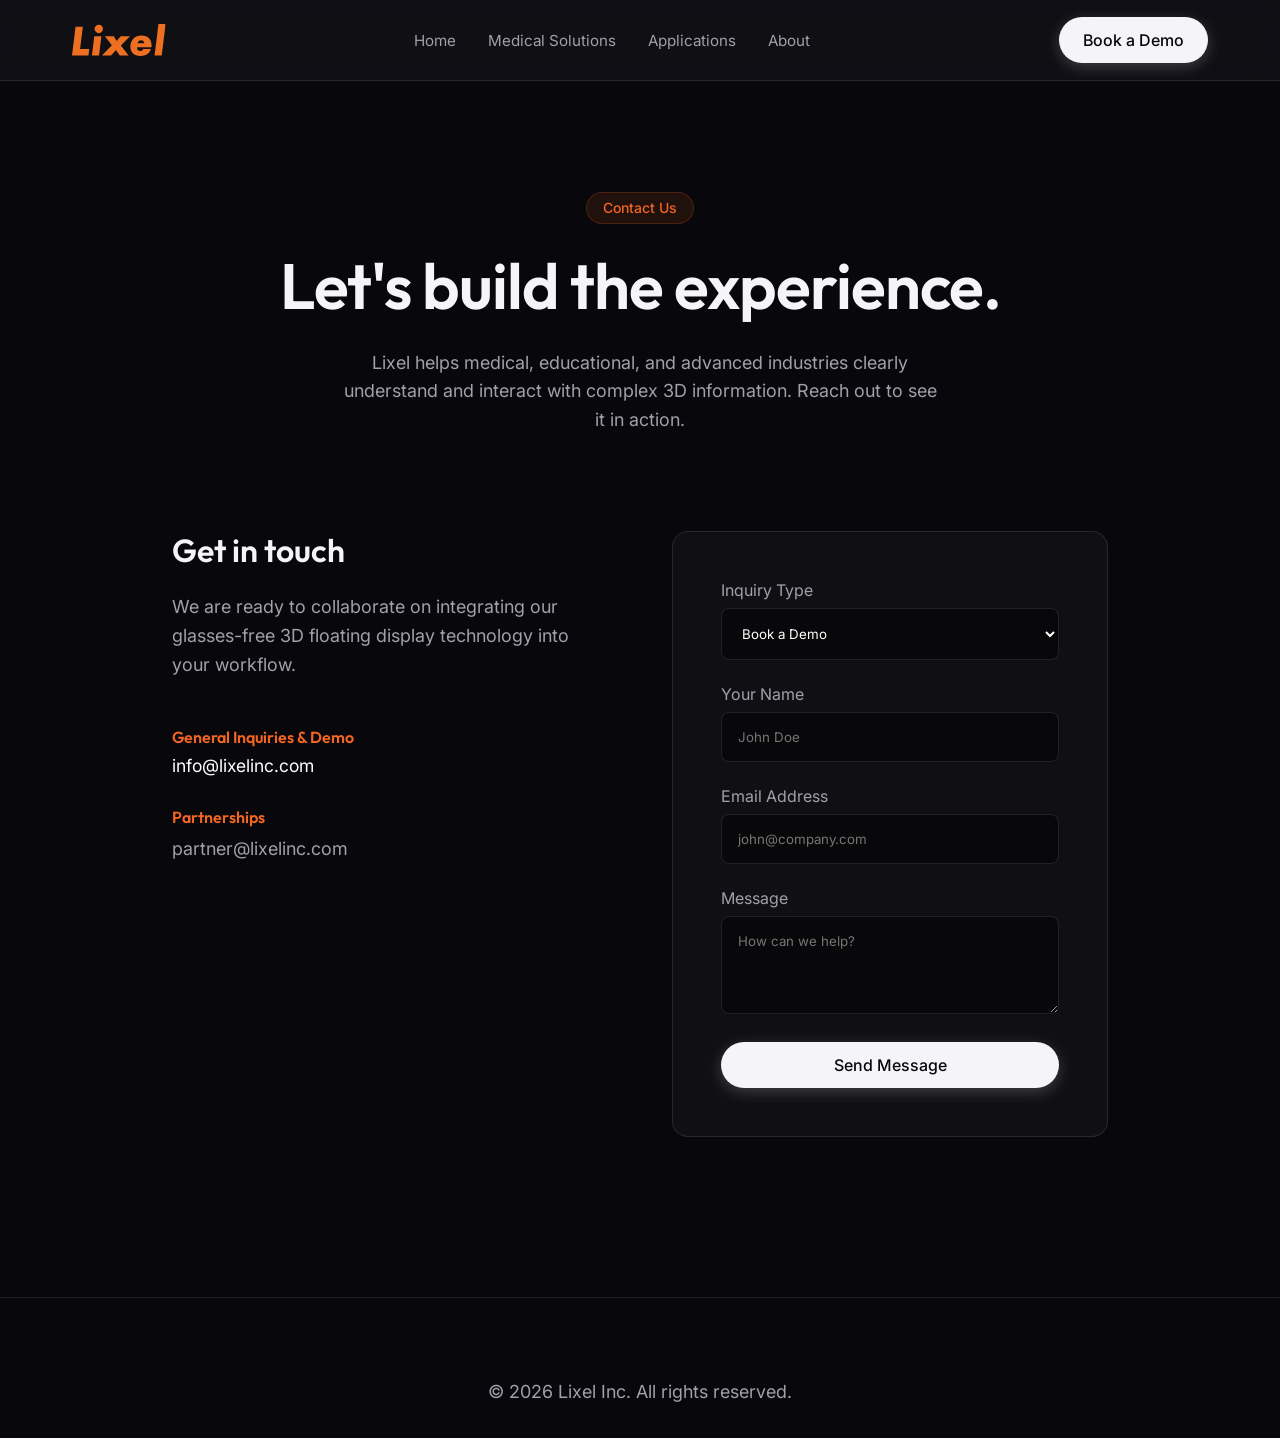
<file: contact.html>
<!DOCTYPE html>
<html lang="en">
<head>
    <meta charset="UTF-8">
    <meta name="viewport" content="width=device-width, initial-scale=1.0">
    <title>Contact / Demo - Lixel</title>
    <link rel="preconnect" href="https://fonts.googleapis.com">
    <link rel="preconnect" href="https://fonts.gstatic.com" crossorigin>
    <link href="https://fonts.googleapis.com/css2?family=Inter:wght@300;400;500;600&family=Outfit:wght@400;500;600;700;800&display=swap" rel="stylesheet">
    <link rel="stylesheet" href="style.css">
    <style>
        .contact-hero {
            padding: 12rem 0 6rem;
            text-align: center;
        }
        .contact-container {
            display: grid;
            grid-template-columns: 1fr 1fr;
            gap: 4rem;
            max-width: 1000px;
            margin: 0 auto;
            align-items: start;
        }
        .contact-info {
            text-align: left;
        }
        .contact-form {
            background: var(--bg-panel);
            padding: 3rem;
            border-radius: 1rem;
            border: 1px solid var(--border-color);
            text-align: left;
        }
        .form-group {
            margin-bottom: 1.5rem;
        }
        .form-group label {
            display: block;
            margin-bottom: 0.5rem;
            color: var(--text-muted);
        }
        .form-control {
            width: 100%;
            padding: 1rem;
            border-radius: 0.5rem;
            background: rgba(0,0,0,0.5);
            border: 1px solid rgba(255,255,255,0.1);
            color: #fff;
            font-family: inherit;
        }
        .form-control:focus {
            outline: none;
            border-color: var(--accent);
        }
    </style>
</head>
<body>
    <nav class="navbar glass">
        <div class="container nav-content">
            <div class="logo"><a href="index.html"><img src="images/logo.svg" alt="Lixel Logo" class="logo-img"></a></div>
            <div class="nav-links">
                <a href="index.html">Home</a>
                <a href="medical.html">Medical Solutions</a>
                <a href="applications.html">Applications</a><a href="about.html">About</a>
            </div>
            <a href="contact.html" class="btn btn-primary">Book a Demo</a>
        </div>
    </nav>

    <section class="contact-hero fade-up">
        <div class="container">
            <div class="badge">Contact Us</div>
            <h1>Let's build the experience.</h1>
            <p style="max-width: 600px; margin: 0 auto;">Lixel helps medical, educational, and advanced industries clearly understand and interact with complex 3D information. Reach out to see it in action.</p>
        </div>
    </section>

    <section style="padding-bottom: 10rem;">
        <div class="container contact-container fade-up" style="animation-delay: 0.2s;">
            <div class="contact-info">
                <h3 style="font-size: 2rem; margin-bottom: 1.5rem;">Get in touch</h3>
                <p>We are ready to collaborate on integrating our glasses-free 3D floating display technology into your workflow.</p>
                <div style="margin-top: 3rem;">
                    <h4 style="color: var(--accent); margin-bottom: 0.5rem;">General Inquiries & Demo</h4>
                    <a href="mailto:info@lixelinc.com" style="color: #fff; text-decoration: none; font-size: 1.1rem;">info@lixelinc.com</a>
                </div>
                <div style="margin-top: 2rem;">
                    <h4 style="color: var(--accent); margin-bottom: 0.5rem;">Partnerships</h4>
                    <p style="margin: 0;">partner@lixelinc.com</p>
                </div>
            </div>
            <div class="contact-form">
                <form onsubmit="event.preventDefault();">
                    <div class="form-group">
                        <label>Inquiry Type</label>
                        <select class="form-control">
                            <option>Book a Demo</option>
                            <option>Partnership Inquiry</option>
                            <option>Media Contact</option>
                        </select>
                    </div>
                    <div class="form-group">
                        <label>Your Name</label>
                        <input type="text" class="form-control" placeholder="John Doe">
                    </div>
                    <div class="form-group">
                        <label>Email Address</label>
                        <input type="email" class="form-control" placeholder="john@company.com">
                    </div>
                    <div class="form-group">
                        <label>Message</label>
                        <textarea class="form-control" rows="4" placeholder="How can we help?"></textarea>
                    </div>
                    <button class="btn btn-primary" style="width: 100%;">Send Message</button>
                </form>
            </div>
        </div>
    </section>

    <footer>
        <div class="container text-center">
            <p>&copy; 2026 Lixel Inc. All rights reserved.</p>
        </div>
    </footer>
    <script src="script.js"></script>
</body>
</html>
</file>
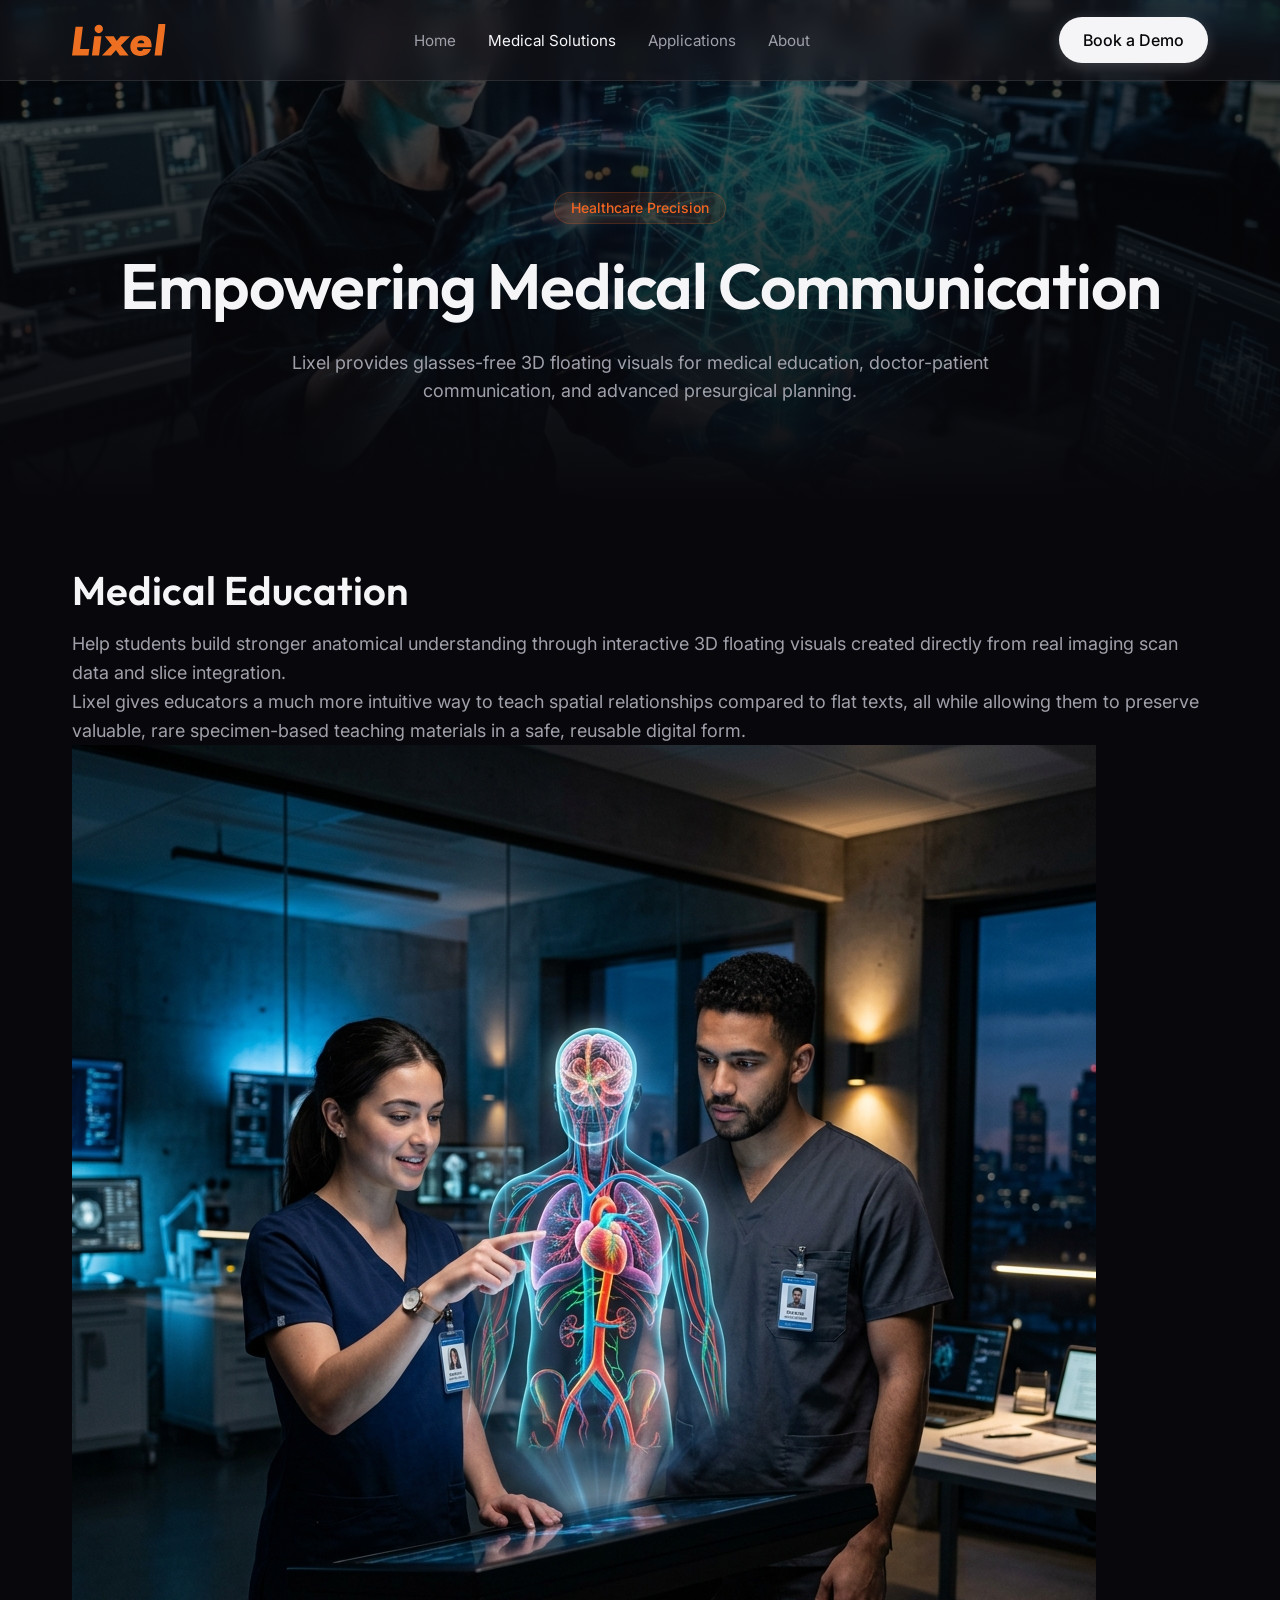
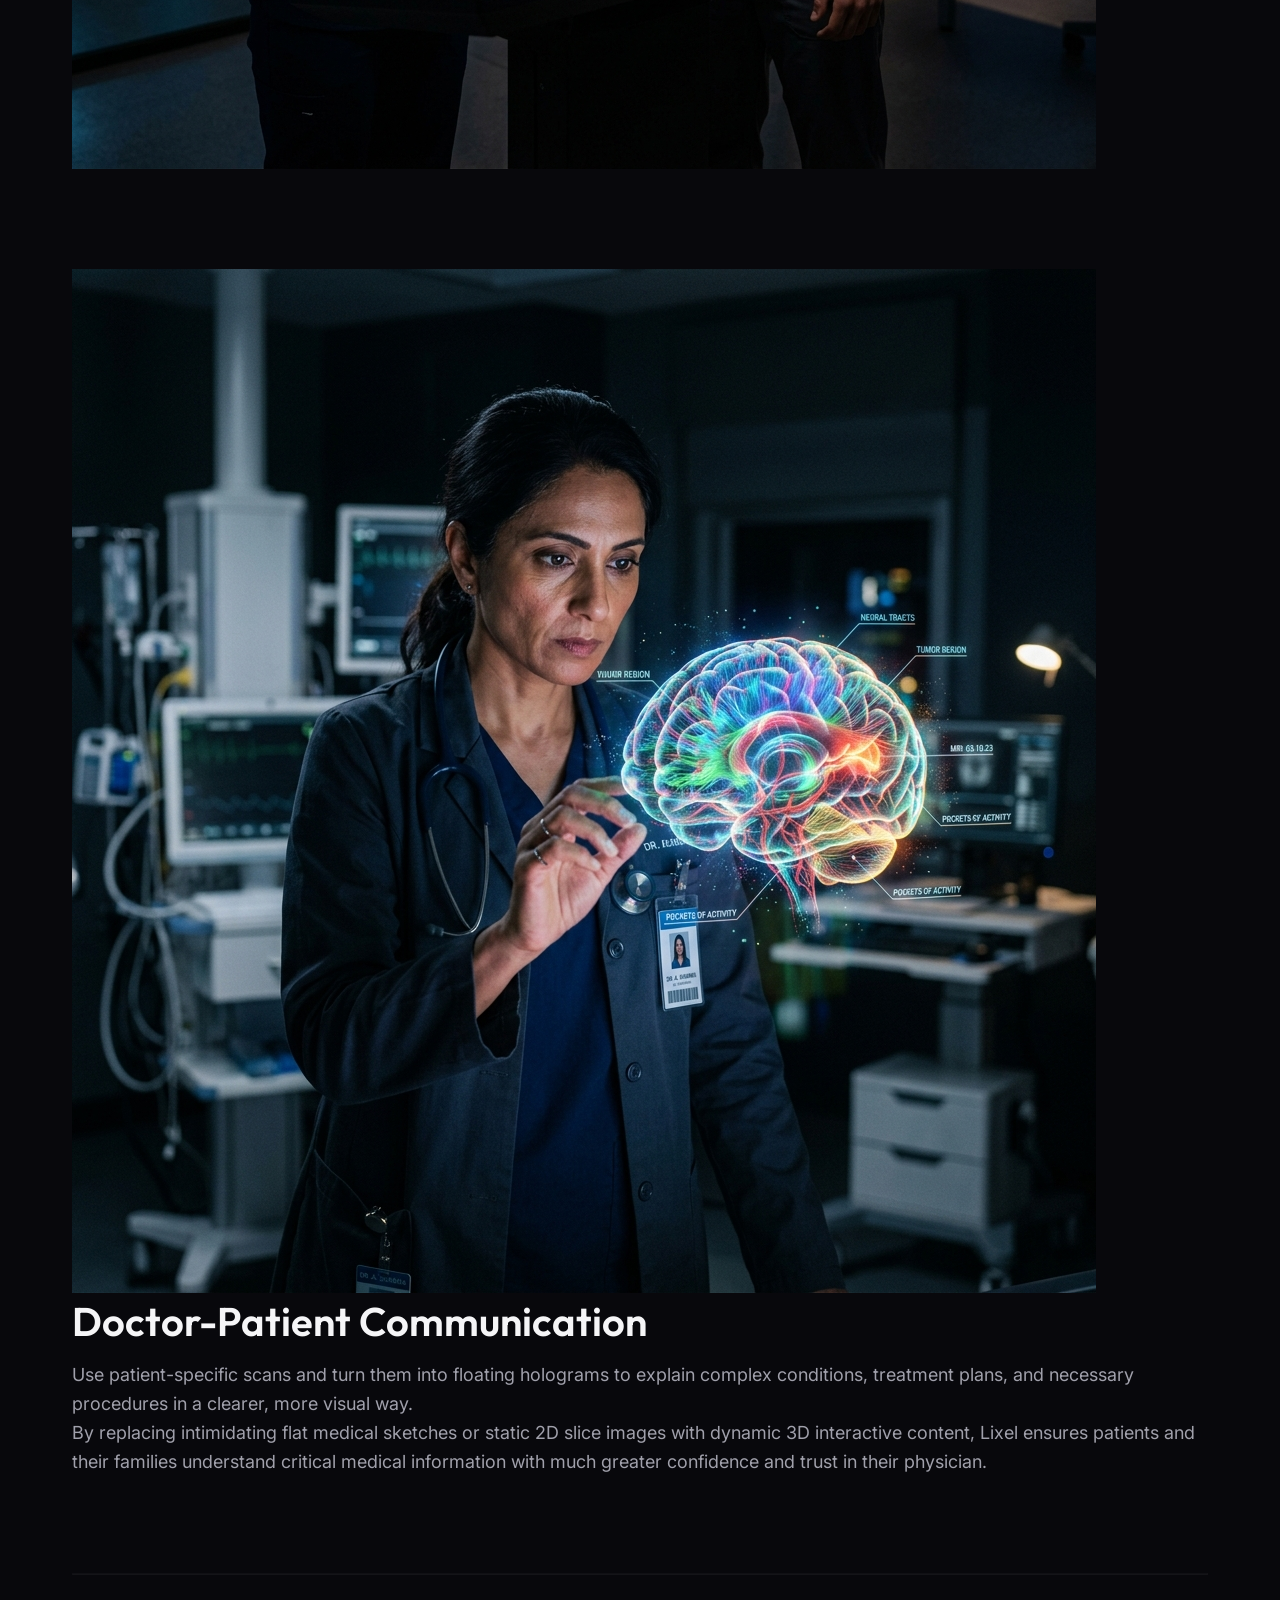
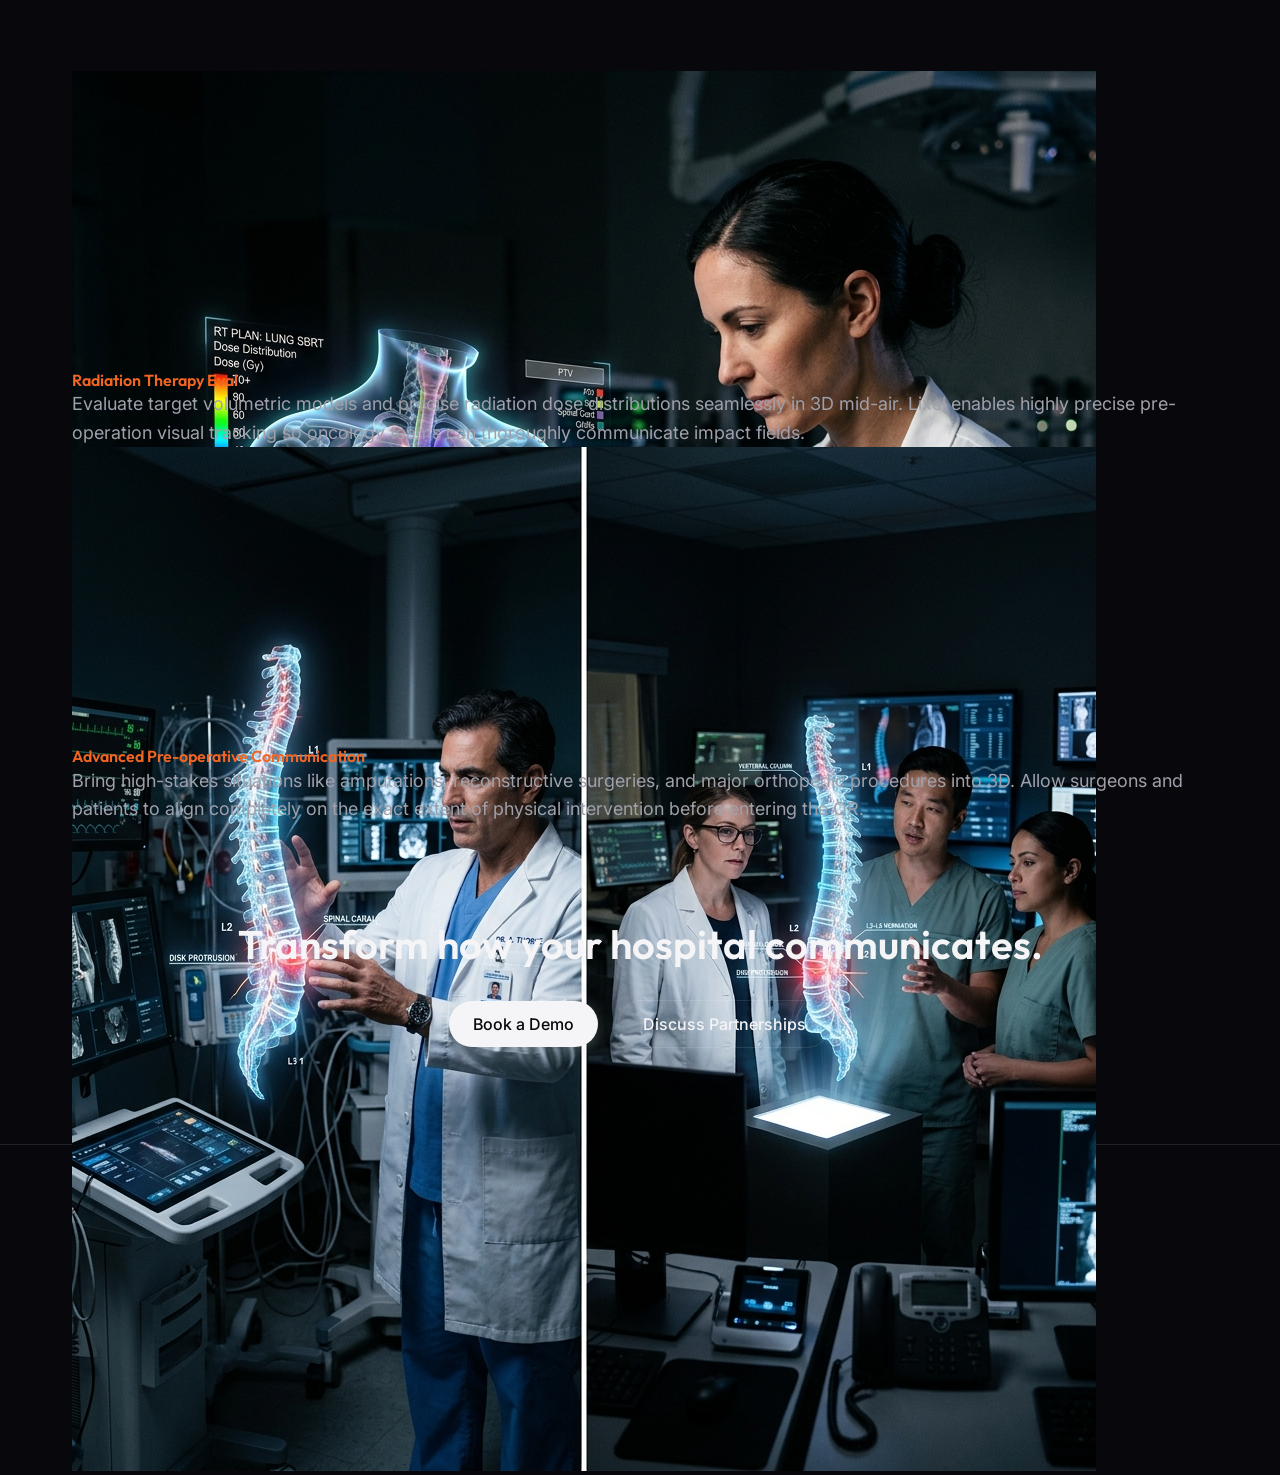
<file: medical.html>
<!DOCTYPE html>
<html lang="en">
<head>
    <meta charset="UTF-8">
    <meta name="viewport" content="width=device-width, initial-scale=1.0">
    <title>Medical Solutions - Lixel</title>
    <link rel="preconnect" href="https://fonts.googleapis.com">
    <link rel="preconnect" href="https://fonts.gstatic.com" crossorigin>
    <link href="https://fonts.googleapis.com/css2?family=Inter:wght@300;400;500;600&family=Outfit:wght@400;500;600;700;800&display=swap" rel="stylesheet">
    <link rel="stylesheet" href="style.css">
</head>
<body>
    <nav class="navbar glass">
        <div class="container nav-content">
            <div class="logo"><a href="index.html"><img src="images/logo.svg" alt="Lixel Logo" class="logo-img"></a></div>
            <div class="nav-links">
                <a href="index.html">Home</a>
                <a href="medical.html" style="color: var(--text-main);">Medical Solutions</a>
                <a href="applications.html">Applications</a><a href="about.html">About</a>
            </div>
            <a href="contact.html" class="btn btn-primary">Book a Demo</a>
        </div>
    </nav>

    <header class="hero" style="padding: 12rem 0 6rem; min-height: auto; background: url('images/about_hero.png') center / cover; position:relative;">
        <div style="position:absolute; inset:0; background:linear-gradient(to bottom, rgba(4,4,6,0.6), #08080c);"></div>
        <div class="container fade-up text-center" style="position:relative; z-index:2;">
            <div class="badge">Healthcare Precision</div>
            <h1>Empowering Medical Communication</h1>
            <p style="max-width: 800px; margin: 0 auto;">Lixel provides glasses-free 3D floating visuals for medical education, doctor-patient communication, and advanced presurgical planning.</p>
        </div>
    </header>

    <section class="split-section" style="padding-top: 4rem;">
        <div class="container">
            
            <!-- Medical Education -->
            <div class="split-grid fade-up" style="margin-bottom: 6rem; align-items:center;">
                <div class="split-content">
                    <h2>Medical Education</h2>
                    <p>Help students build stronger anatomical understanding through interactive 3D floating visuals created directly from real imaging scan data and slice integration.</p>
                    <p>Lixel gives educators a much more intuitive way to teach spatial relationships compared to flat texts, all while allowing them to preserve valuable, rare specimen-based teaching materials in a safe, reusable digital form.</p>
                </div>
                <div class="split-visual">
                    <img src="images/edu_card.png" alt="Medical Education">
                </div>
            </div>

            <!-- Doctor-Patient Communication -->
            <div class="split-grid fade-up" style="margin-bottom: 6rem; align-items:center;">
                <div class="split-visual" style="order: -1;">
                    <img src="images/see.png" alt="Doctor-Patient Communication">
                </div>
                <div class="split-content">
                    <h2>Doctor-Patient Communication</h2>
                    <p>Use patient-specific scans and turn them into floating holograms to explain complex conditions, treatment plans, and necessary procedures in a clearer, more visual way.</p>
                    <p>By replacing intimidating flat medical sketches or static 2D slice images with dynamic 3D interactive content, Lixel ensures patients and their families understand critical medical information with much greater confidence and trust in their physician.</p>
                </div>
            </div>

            <hr style="border-color: var(--border-color); margin: 6rem 0; opacity: 0.5;">

            <!-- Specialized Sub-Cases -->
            <div class="vertical-cards fade-up" style="margin-top: 2rem; grid-template-columns: 1fr 1fr;">
                <!-- Radiation Therapy -->
                <div class="v-card" style="background: transparent;">
                    <div class="v-card-img" style="height: 300px;">
                        <img src="images/radiation.png" alt="Radiation Therapy">
                    </div>
                    <div class="v-card-body">
                        <h4 style="color:var(--accent);">Radiation Therapy Eval</h4>
                        <p>Evaluate target volumetric models and precise radiation dose distributions seamlessly in 3D mid-air. Lixel enables highly precise pre-operation visual tracking so oncology teams can thoroughly communicate impact fields.</p>
                    </div>
                </div>

                <!-- Surgucial / Amputation Comm -->
                <div class="v-card" style="background: transparent;">
                    <div class="v-card-img" style="height: 300px;">
                        <img src="images/collaborate.png" alt="Surgical Communication">
                    </div>
                    <div class="v-card-body">
                        <h4 style="color:var(--accent);">Advanced Pre-operative Communication</h4>
                        <p>Bring high-stakes situations like amputations, reconstructive surgeries, and major orthopedic procedures into 3D. Allow surgeons and patients to align completely on the exact extent of physical intervention before entering the OR.</p>
                    </div>
                </div>
            </div>

        </div>
    </section>

    <!-- Medical CTA -->
    <section class="vision-section" style="padding: 6rem 0;">
        <div class="container text-center fade-up">
            <h2>Transform how your hospital communicates.</h2>
            <div style="margin-top: 2rem;">
                <a href="contact.html" class="btn btn-primary" style="margin-right: 1rem;">Book a Demo</a>
                <a href="contact.html" class="btn btn-secondary">Discuss Partnerships</a>
            </div>
        </div>
    </section>

    <footer>
        <div class="container text-center">
            <p>&copy; 2026 Lixel Inc. All rights reserved.</p>
        </div>
    </footer>
    <script src="script.js"></script>
</body>
</html>
</file>
<file: style.css>
/* Base and Variables */
:root {
    --bg-dark: #08080c;
    --bg-panel: rgba(20, 20, 25, 0.7);
    --text-main: #f5f5f7;
    --text-muted: #a0a0ab;
    --accent: #f26522;
    --accent-glow: rgba(242, 101, 34, 0.4);
    --border-color: rgba(255, 255, 255, 0.1);
    --glass-bg: rgba(20, 20, 28, 0.6);
    
    --font-heading: 'Outfit', sans-serif;
    --font-body: 'Inter', sans-serif;
}

* {
    margin: 0;
    padding: 0;
    box-sizing: border-box;
}

html {
    scroll-behavior: smooth;
    background-color: var(--bg-dark);
    color: var(--text-main);
    font-family: var(--font-body);
}

body {
    overflow-x: hidden;
}

.container {
    max-width: 1200px;
    margin: 0 auto;
    padding: 0 2rem;
}

/* Typography */
h1, h2, h3, h4 {
    font-family: var(--font-heading);
    font-weight: 600;
    line-height: 1.2;
}

h1 {
    font-size: 4rem;
    letter-spacing: -1px;
    margin-bottom: 1.5rem;
}

h2 {
    font-size: 2.5rem;
    margin-bottom: 1rem;
}

h3 {
    font-size: 1.5rem;
    margin-bottom: 0.75rem;
}

p {
    color: var(--text-muted);
    line-height: 1.6;
    font-size: 1.125rem;
}

.text-gradient {
    background: linear-gradient(90deg, #fff, var(--accent));
    -webkit-background-clip: text;
    background-clip: text;
    -webkit-text-fill-color: transparent;
}

.text-center {
    text-align: center;
}

.mt-4 { margin-top: 1.5rem; }
.mt-5 { margin-top: 3rem; }

/* Components */
.glass {
    background: var(--glass-bg);
    backdrop-filter: blur(12px);
    -webkit-backdrop-filter: blur(12px);
    border-bottom: 1px solid var(--border-color);
}

.glass-panel {
    background: var(--bg-panel);
    backdrop-filter: blur(8px);
    border: 1px solid var(--border-color);
    border-radius: 1rem;
    padding: 2rem;
    transition: transform 0.3s ease, border-color 0.3s ease;
}

.glass-panel:hover {
    transform: translateY(-5px);
    border-color: var(--accent-glow);
}

.glass-border {
    border: 1px solid var(--border-color);
    border-radius: 1rem;
    overflow: hidden;
}

.btn {
    display: inline-flex;
    align-items: center;
    justify-content: center;
    padding: 0.8rem 1.5rem;
    border-radius: 2rem;
    font-family: var(--font-body);
    font-weight: 500;
    font-size: 1rem;
    cursor: pointer;
    transition: all 0.3s ease;
    border: none;
    text-decoration: none;
}

.btn-primary {
    background: var(--text-main);
    color: var(--bg-dark);
    box-shadow: 0 4px 15px rgba(255, 255, 255, 0.2);
}

.btn-primary:hover {
    transform: scale(1.05);
    background: var(--accent);
    box-shadow: 0 4px 25px var(--accent-glow);
}

.btn-secondary {
    background: transparent;
    color: var(--text-main);
    border: 1px solid var(--border-color);
}

.btn-secondary:hover {
    border-color: var(--text-main);
    background: rgba(255,255,255,0.05);
}

.btn-outline {
    background: transparent;
    color: var(--text-main);
    border: 1px solid var(--border-color);
    padding: 0.5rem 1.2rem;
}

.btn-outline:hover {
    border-color: var(--accent);
    color: var(--accent);
}

.badge {
    display: inline-block;
    padding: 0.4rem 1rem;
    border-radius: 2rem;
    background: rgba(242, 101, 34, 0.1);
    color: var(--accent);
    font-weight: 500;
    font-size: 0.875rem;
    margin-bottom: 1.5rem;
    border: 1px solid rgba(242, 101, 34, 0.2);
}

/* Navbar */
.navbar {
    position: fixed;
    top: 0;
    width: 100%;
    z-index: 100;
}

.nav-content {
    display: flex;
    justify-content: space-between;
    align-items: center;
    height: 80px;
}

.logo {
    font-family: var(--font-heading);
    font-size: 1.5rem;
    font-weight: 700;
    color: var(--text-main);
    letter-spacing: 1px;
}

.nav-links {
    display: flex;
    gap: 2rem;
}

.nav-links a {
    color: var(--text-muted);
    text-decoration: none;
    font-size: 0.95rem;
    transition: color 0.3s;
}

.nav-links a:hover {
    color: var(--text-main);
}

/* Hero Section */
.hero {
    position: relative;
    padding: 12rem 0 6rem;
    min-height: 100vh;
    display: flex;
    align-items: center;
    overflow: hidden;
}

.glow-bg {
    position: absolute;
    top: -20%;
    right: -10%;
    width: 800px;
    height: 800px;
    background: radial-gradient(circle, var(--accent-glow) 0%, transparent 60%);
    z-index: -1;
    filter: blur(80px);
    opacity: 0.6;
}

.hero-content {
    display: grid;
    grid-template-columns: 1fr 1fr;
    gap: 4rem;
    align-items: center;
}

.hero-ctas {
    display: flex;
    gap: 1rem;
    margin-top: 2.5rem;
}

.justify-center {
    justify-content: center;
}

.image-wrapper img {
    width: 100%;
    height: auto;
    display: block;
    border-radius: 1rem;
}

/* Onboarding Section */
.onboarding {
    padding: 8rem 0;
    background: #040406;
}

.section-header {
    margin-bottom: 4rem;
}

.onboarding-cards {
    display: flex;
    flex-direction: column;
    gap: 2rem;
}

.card {
    display: grid;
    grid-template-columns: 1fr 1fr;
    background: var(--bg-panel);
    border: 1px solid var(--border-color);
    border-radius: 1.5rem;
    overflow: hidden;
    height: 400px;
}

.card:nth-child(even) .card-visual {
    order: 2;
}

.card-visual {
    position: relative;
    width: 100%;
    height: 100%;
}

.card-visual img {
    width: 100%;
    height: 100%;
    object-fit: cover;
}

.card-content {
    padding: 4rem;
    display: flex;
    flex-direction: column;
    justify-content: center;
}

.step-num {
    color: var(--accent);
    font-family: var(--font-heading);
    font-weight: 600;
    margin-bottom: 1rem;
}

.card-content h3 {
    font-size: 2rem;
    margin-bottom: 1rem;
}

.action-card {
    grid-template-columns: 1fr;
    align-items: center;
    justify-content: center;
    background: linear-gradient(135deg, rgba(20,20,30,1) 0%, rgba(10,10,15,1) 100%);
    position: relative;
    overflow: hidden;
}

.action-card::before {
    content: '';
    position: absolute;
    top: 50%;
    left: 50%;
    transform: translate(-50%, -50%);
    width: 300px;
    height: 300px;
    background: var(--accent-glow);
    filter: blur(100px);
    border-radius: 50%;
}

.action-content {
    position: relative;
    z-index: 1;
}

.logo-glow {
    font-family: var(--font-heading);
    font-size: 2rem;
    font-weight: 800;
    color: #fff;
    text-shadow: 0 0 20px var(--accent-glow);
    margin-bottom: 1rem;
}

/* Core Values Grid */
.core-values {
    padding: 8rem 0;
}

.values-grid {
    display: grid;
    grid-template-columns: repeat(3, 1fr);
    gap: 2rem;
}

.icon-box {
    font-size: 3rem;
    margin-bottom: 1.5rem;
}

/* Use Cases */
.use-cases {
    padding: 8rem 0;
    background: #040406;
}

.cases-accordion {
    max-width: 800px;
    margin: 0 auto;
}

.case {
    border-bottom: 1px solid var(--border-color);
    padding: 1.5rem 0;
    cursor: pointer;
}

.case h4 {
    font-size: 1.5rem;
    color: var(--text-muted);
    transition: color 0.3s;
    display: flex;
    justify-content: space-between;
    align-items: center;
}

.case h4::after {
    content: '+';
    font-weight: 300;
    font-size: 2rem;
}

.case.active h4 {
    color: #fff;
}

.case.active h4::after {
    content: '−';
}

.case-body {
    max-height: 0;
    overflow: hidden;
    transition: max-height 0.4s ease;
}

.case.active .case-body {
    max-height: 200px;
}

.case-body p {
    padding-top: 1rem;
}

/* Tech Advantage */
.tech-advantage {
    padding: 8rem 0;
}

.tech-grid {
    display: grid;
    grid-template-columns: 1fr 1fr;
    gap: 4rem;
    align-items: center;
}

.tech-list {
    list-style: none;
    margin-top: 2rem;
}

.tech-list li {
    margin-bottom: 1.5rem;
    padding-left: 2rem;
    position: relative;
    color: var(--text-muted);
}

.tech-list li::before {
    content: '';
    position: absolute;
    left: 0;
    top: 0.4rem;
    width: 8px;
    height: 8px;
    background: var(--accent);
    border-radius: 50%;
    box-shadow: 0 0 10px var(--accent);
}

.tech-list li strong {
    display: block;
    color: #fff;
    margin-bottom: 0.3rem;
    font-weight: 600;
}

.hologram-effect {
    position: relative;
    width: 100%;
    height: 500px;
    background: radial-gradient(circle at center, rgba(30,30,40,0.8), rgba(0,0,0,0));
    display: flex;
    justify-content: center;
    align-items: center;
    border: 1px solid rgba(255,255,255,0.05);
    border-radius: 1.5rem;
}

.glow-sphere {
    width: 200px;
    height: 200px;
    background: radial-gradient(circle, #fff, var(--accent) 40%, transparent 70%);
    border-radius: 50%;
    filter: blur(20px);
    animation: pulse 4s infinite alternate;
}

.grid-floor {
    position: absolute;
    bottom: 0;
    width: 100%;
    height: 50%;
    background-image: linear-gradient(var(--border-color) 1px, transparent 1px),
                      linear-gradient(90deg, var(--border-color) 1px, transparent 1px);
    background-size: 40px 40px;
    transform: perspective(500px) rotateX(60deg);
    opacity: 0.5;
}

/* CTA Section */
.cta-section {
    padding: 8rem 0;
    background: #040406;
}

.cta-section .subtitle {
    max-width: 800px;
    margin: 0 auto;
    font-size: 1.2rem;
}

.cta-box {
    max-width: 800px;
    margin: 3rem auto 0;
    padding: 4rem 2rem;
    background: linear-gradient(135deg, rgba(30,30,40,0.8) 0%, rgba(10,10,15,0.8) 100%);
}

.cta-box h3 {
    font-size: 2rem;
}

/* Footer */
footer {
    padding: 5rem 0 2rem;
    border-top: 1px solid var(--border-color);
}

.footer-grid {
    display: grid;
    grid-template-columns: 2fr 1fr 1fr 1.5fr;
    gap: 3rem;
    margin-bottom: 4rem;
}

.footer-brand p {
    margin-top: 1rem;
    font-size: 0.95rem;
}

.footer-links h4, .footer-contact h4 {
    margin-bottom: 1.5rem;
    color: #fff;
}

.footer-links a {
    display: block;
    color: var(--text-muted);
    text-decoration: none;
    margin-bottom: 0.8rem;
    font-size: 0.95rem;
    transition: color 0.3s;
}

.footer-links a:hover {
    color: #fff;
}

.email-link {
    color: var(--accent);
    text-decoration: none;
    font-weight: 500;
}

.footer-bottom {
    text-align: center;
    padding-top: 2rem;
    border-top: 1px solid var(--border-color);
    font-size: 0.875rem;
}

/* Animations */
@keyframes pulse {
    0% { transform: scale(0.9); opacity: 0.7; }
    100% { transform: scale(1.1); opacity: 1; }
}

.fade-up {
    opacity: 0;
    transform: translateY(30px);
    transition: opacity 0.8s ease, transform 0.8s ease;
}

.fade-up.visible {
    opacity: 1;
    transform: translateY(0);
}

.reveal {
    opacity: 0;
    transform: translateY(40px);
    transition: all 0.8s cubic-bezier(0.5, 0, 0, 1);
}

.reveal.active {
    opacity: 1;
    transform: translateY(0);
}

/* Responsive */
@media (max-width: 992px) {
    .hero-content {
        grid-template-columns: 1fr;
        text-align: center;
    }
    
    .hero-ctas {
        justify-content: center;
    }

    h1 {
        font-size: 3rem;
    }

    .values-grid {
        grid-template-columns: 1fr;
    }

    .tech-grid {
        grid-template-columns: 1fr;
    }
}

@media (max-width: 768px) {
    .nav-links {
        display: none;
    }

    .card {
        grid-template-columns: 1fr;
        height: auto;
    }

    .card:nth-child(even) .card-visual {
        order: 0;
    }

    .card-visual {
        height: 250px;
    }

    .card-content {
        padding: 2rem;
    }

    .footer-grid {
        grid-template-columns: 1fr 1fr;
    }
}

@media (max-width: 480px) {
    h1 {
        font-size: 2.5rem;
    }
    
    .hero-ctas {
        flex-direction: column;
    }
    
    .footer-grid {
        grid-template-columns: 1fr;
    }
}
/* Timeline Styles */
.timeline {
    position: relative;
    max-width: 800px;
    margin: 4rem auto 0;
    padding: 2rem 0;
}
.timeline::before {
    content: '';
    position: absolute;
    top: 0;
    left: 40px;
    height: 100%;
    width: 2px;
    background: rgba(242, 101, 34, 0.2);
}
.timeline-item {
    position: relative;
    padding-left: 100px;
    margin-bottom: 3rem;
}
.timeline-item:last-child {
    margin-bottom: 0;
}
.timeline-dot {
    position: absolute;
    left: 35px;
    top: 0;
    width: 12px;
    height: 12px;
    border-radius: 50%;
    background: var(--accent);
    box-shadow: 0 0 10px var(--accent);
}
.timeline-year {
    font-family: var(--font-heading);
    font-size: 1.5rem;
    font-weight: 700;
    color: var(--text-main);
    margin-bottom: 0.5rem;
}
.timeline-content {
    color: var(--text-muted);
}
.profile-grid {
    display: grid;
    grid-template-columns: 1fr 1fr;
    gap: 1.5rem;
}
.profile-card {
    background: rgba(20,20,30,0.5);
    border: 1px solid rgba(255,255,255,0.05);
    border-radius: 1rem;
    padding: 1.5rem;
    display: flex;
    align-items: center;
    gap: 1rem;
}
.profile-card-icon {
    width: 50px;
    height: 50px;
    border-radius: 0.5rem;
    background: rgba(242, 101, 34, 0.1);
    display: flex;
    align-items: center;
    justify-content: center;
    color: var(--accent);
    font-size: 1.5rem;
}

.logo-img { height: 32px; width: auto; display: block; }
</file>
